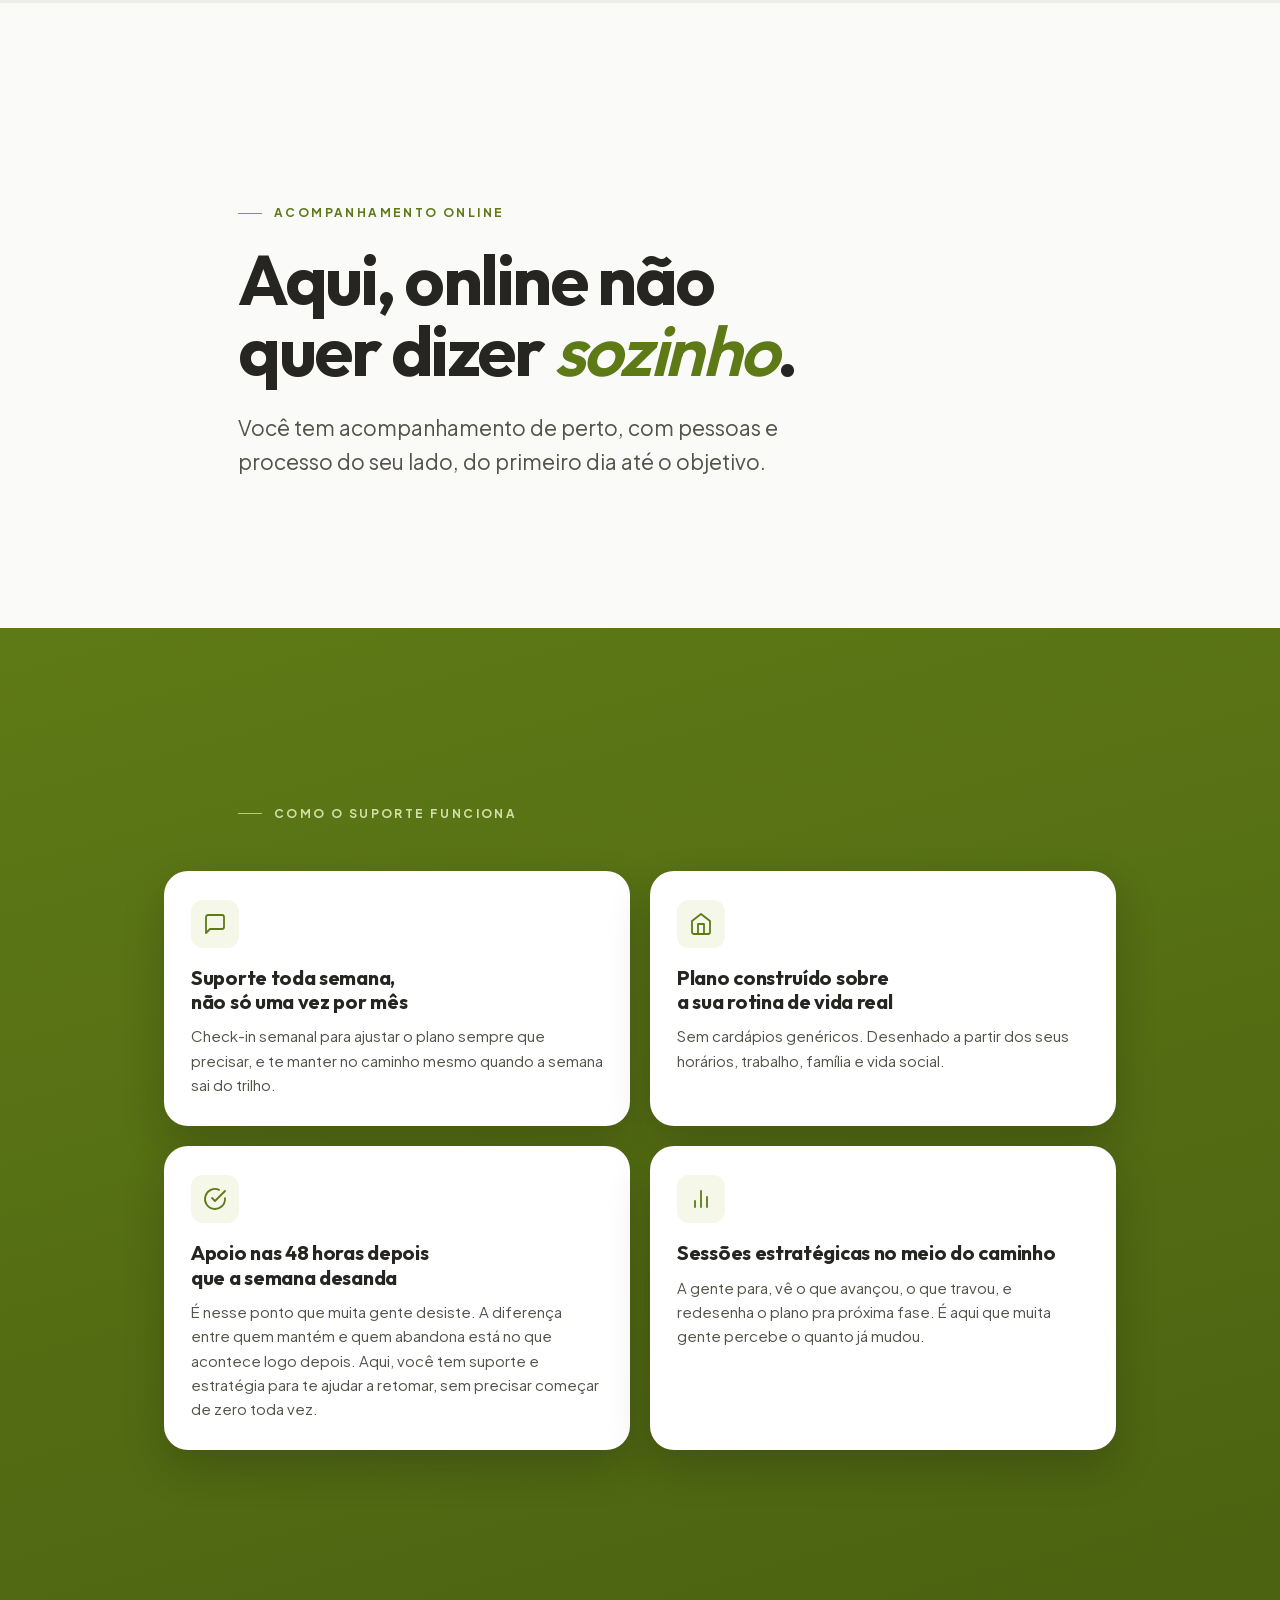
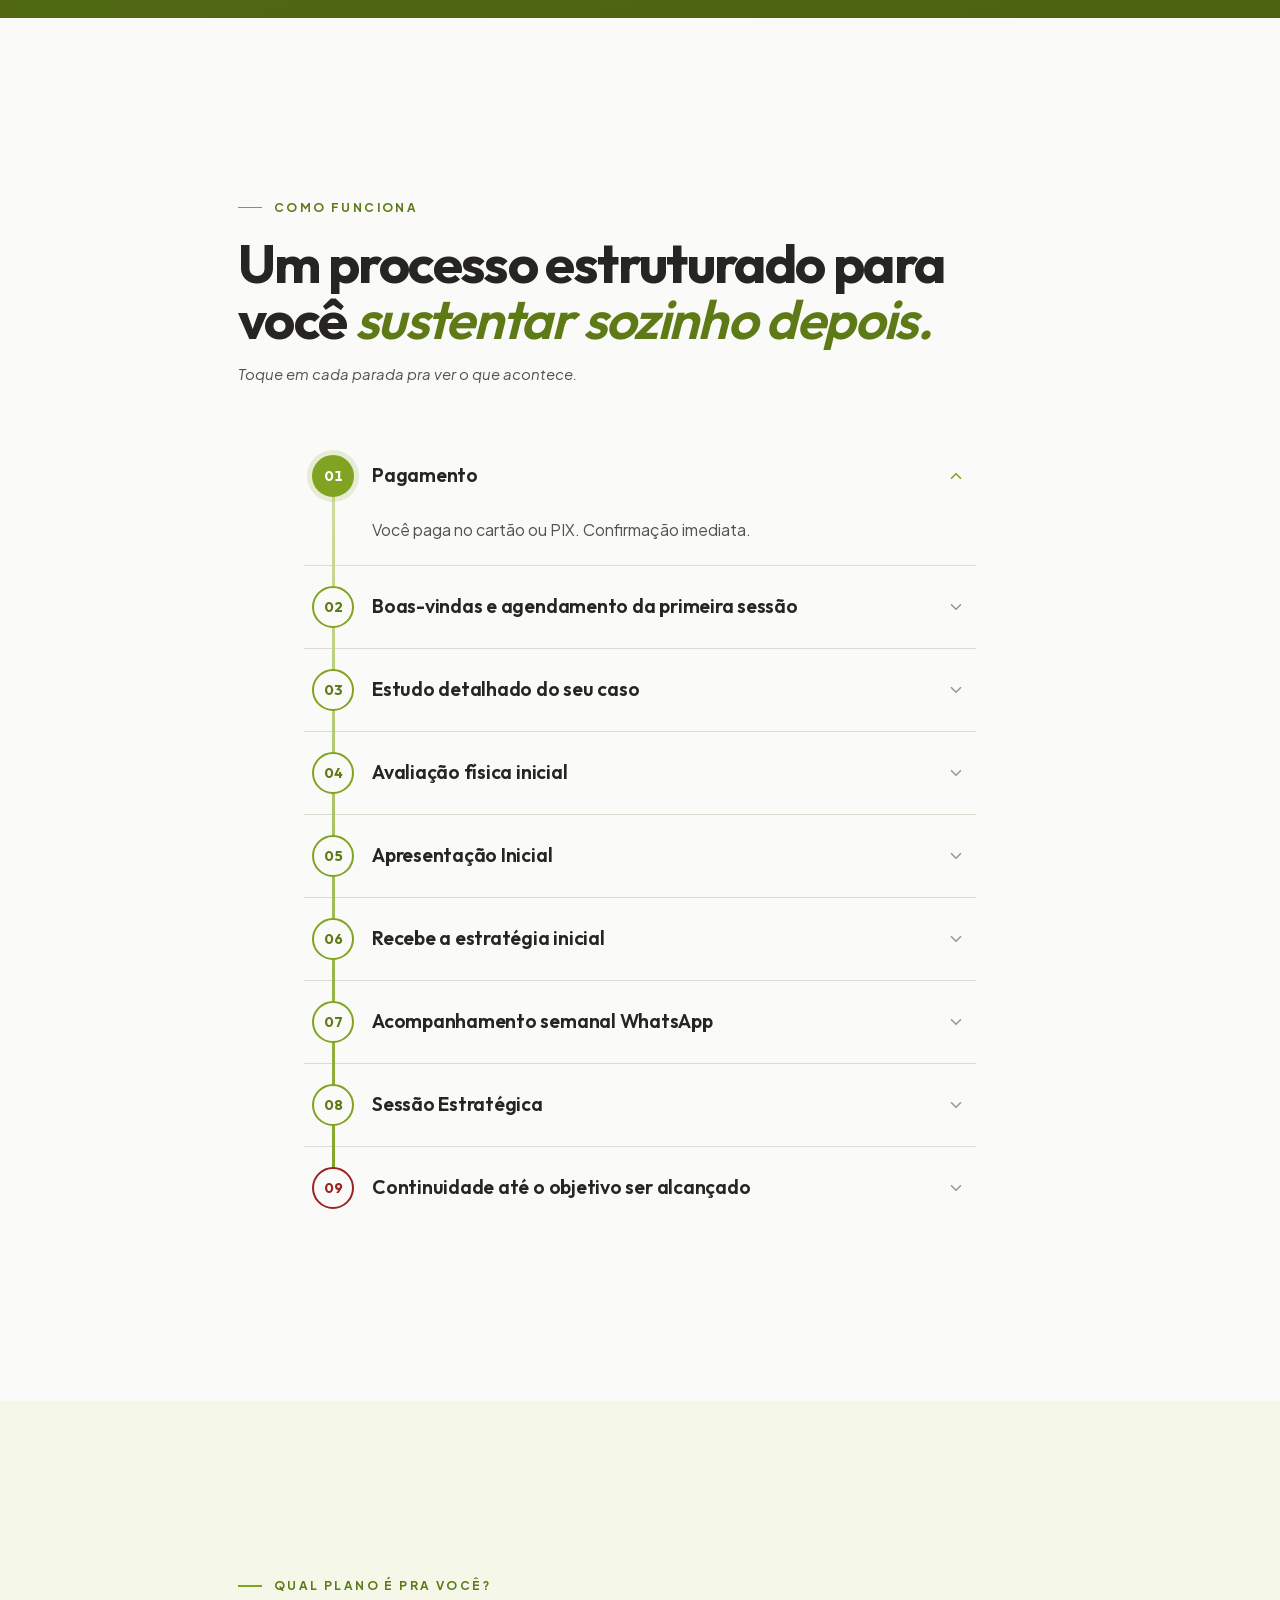
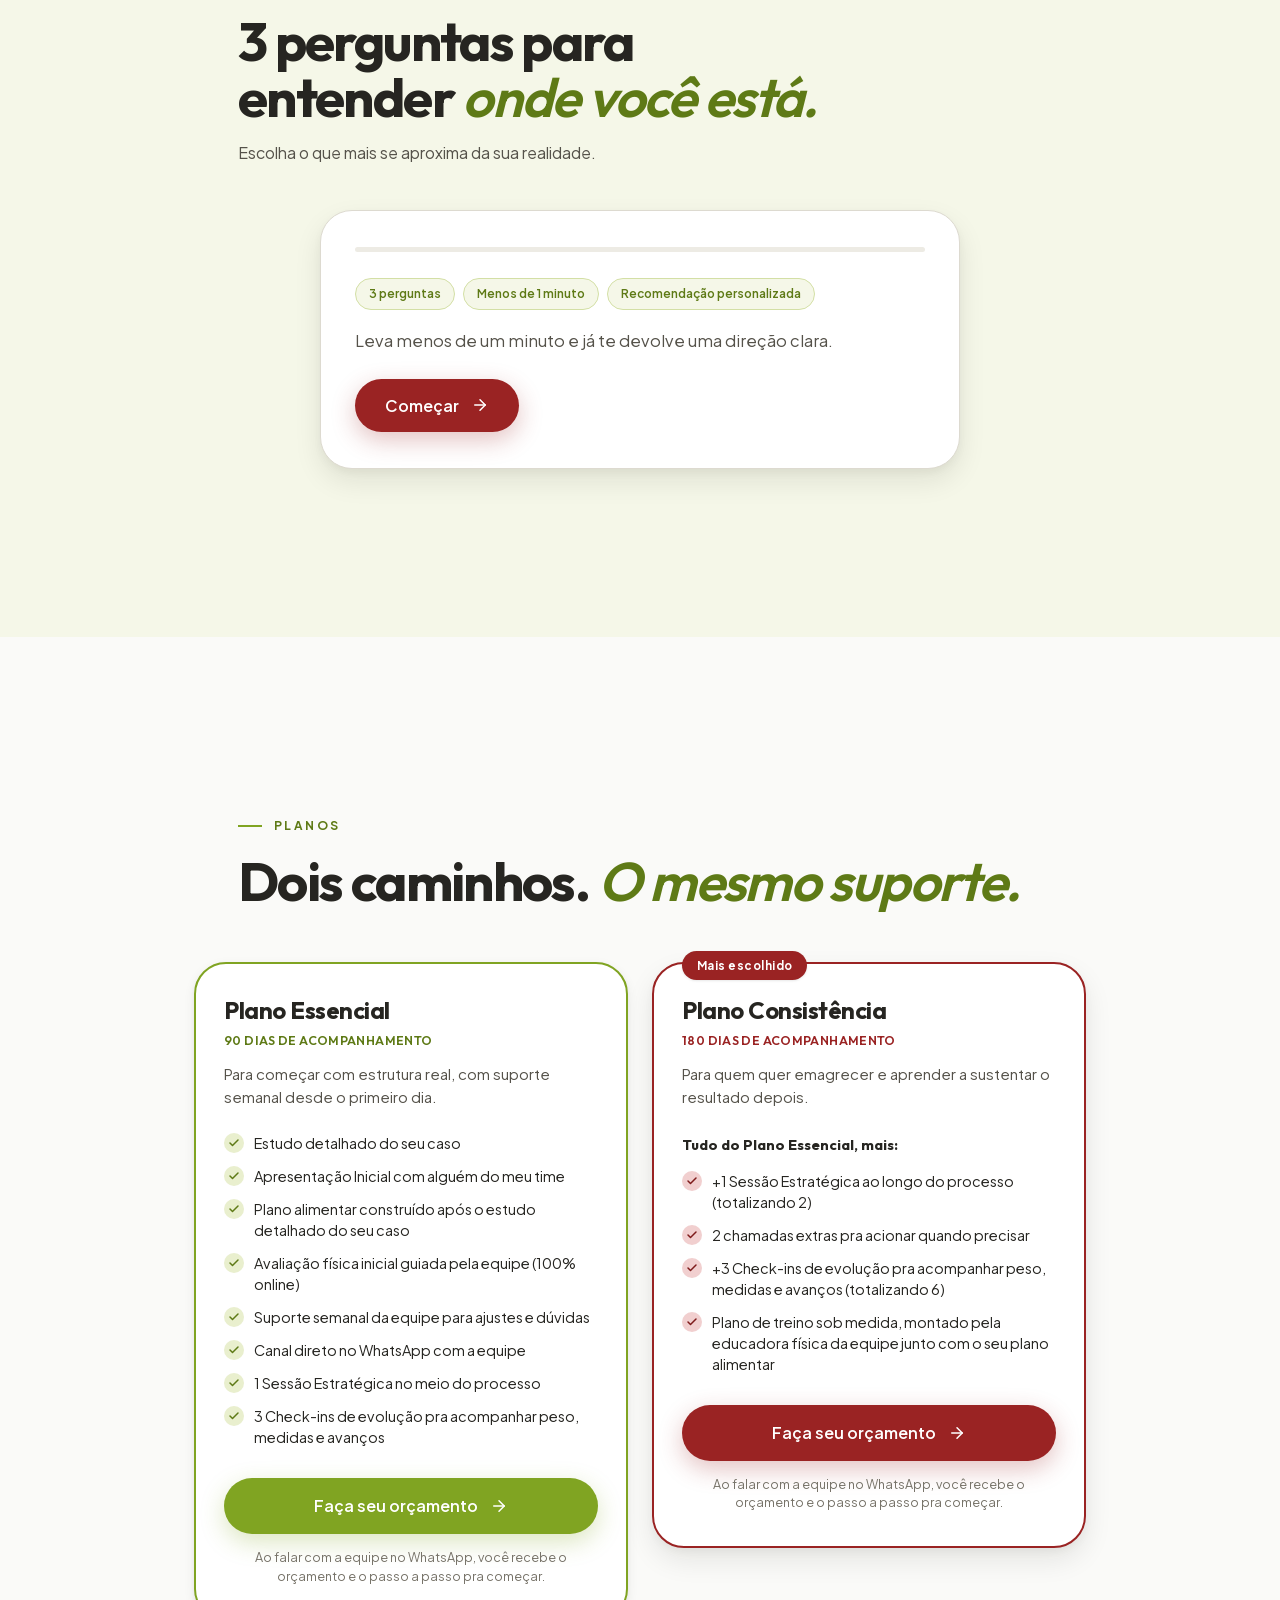
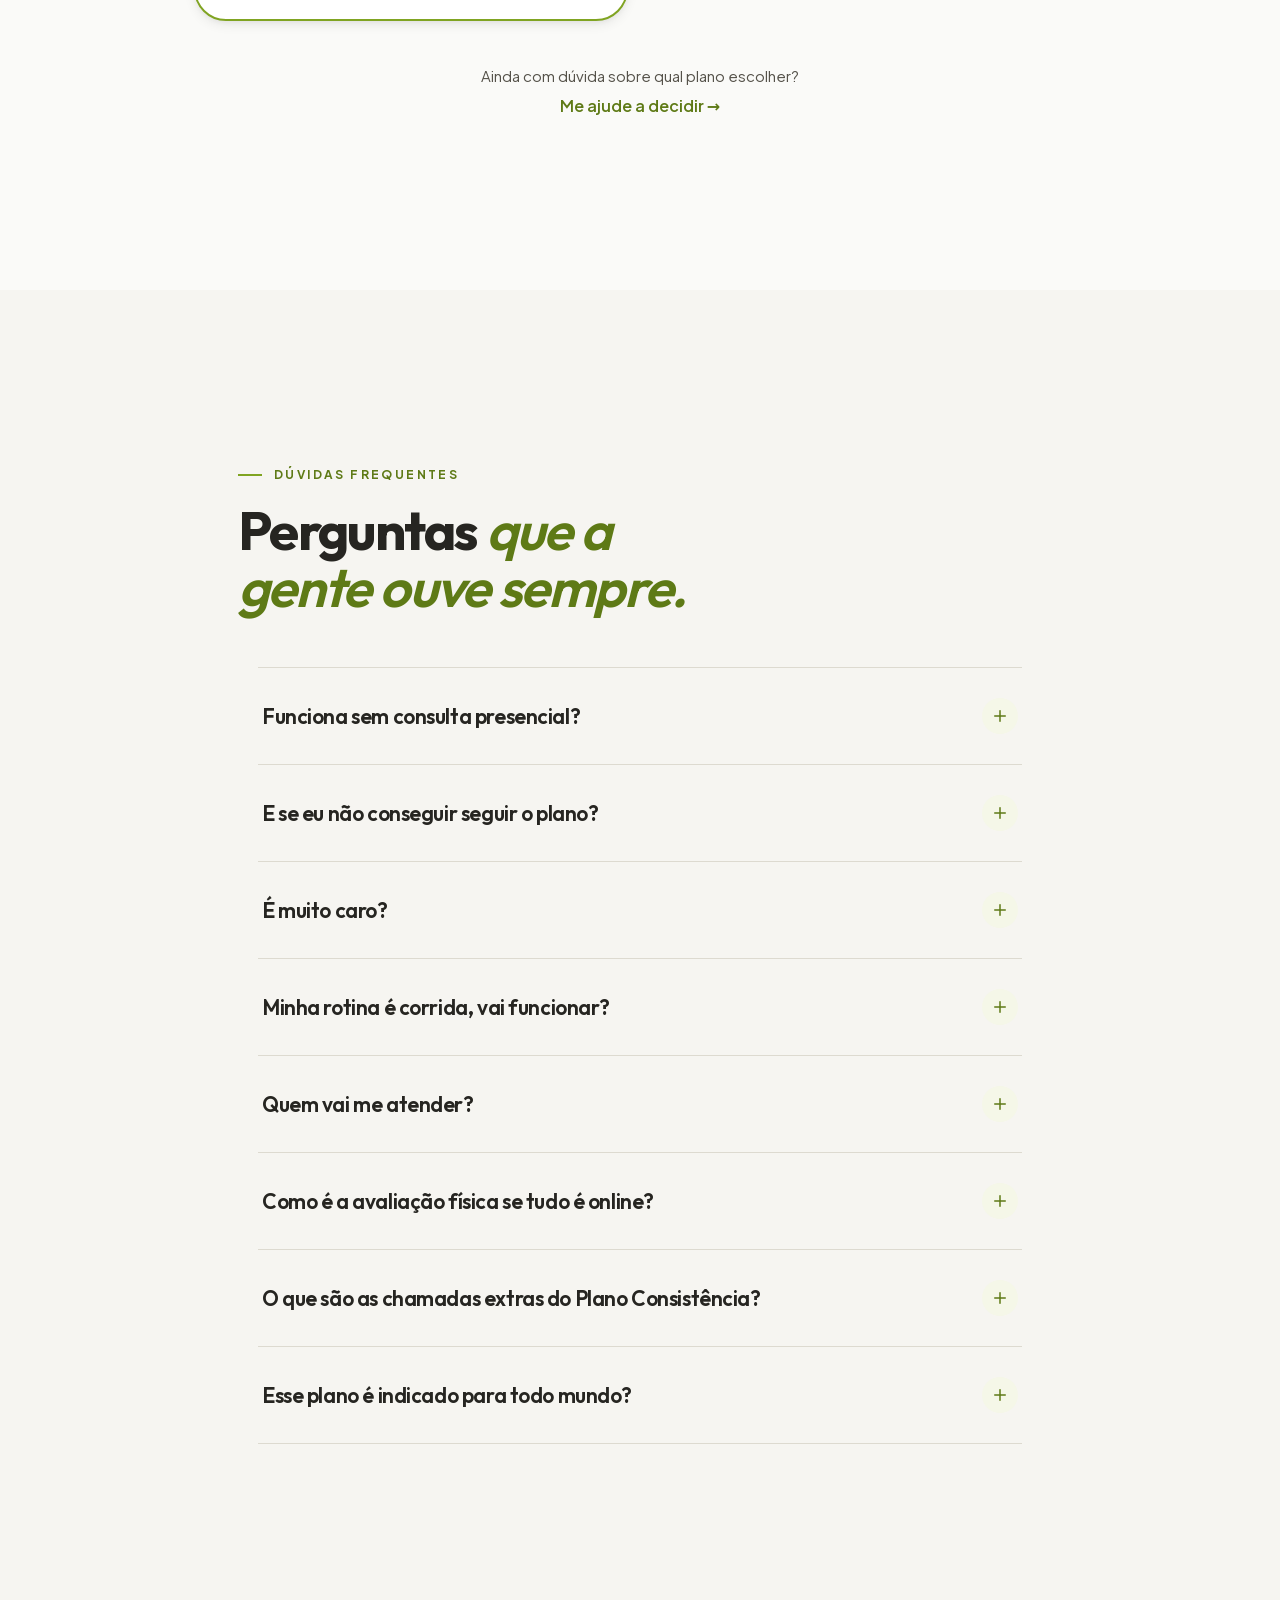
<file: index.html>
<!DOCTYPE html>
<html lang="pt-BR">
<head>
<meta charset="UTF-8">
<meta name="viewport" content="width=device-width, initial-scale=1, viewport-fit=cover">
<meta name="robots" content="noindex, follow">
<title>Acompanhamento Online · Diogo Brito Nutricionista</title>
<meta name="description" content="Um jeito online e eficiente, diferente do que você já viu.">
<meta name="theme-color" content="#80A422">

<link rel="stylesheet" href="design-system/colors_and_type.css">
<link rel="stylesheet" href="styles.css?v=14">
</head>
<body>

<!-- ════════════════════ C · BARRA DE PROGRESSO DE LEITURA ════════════════════ -->
<div class="story-progress" aria-hidden="true"><div class="story-progress-bar" id="story-progress-bar"></div></div>

<!-- ════════════════════ 00 · TOPBAR — header sticky com foto + dots de capítulo ════════════════════ -->
<header class="topbar" id="topbar" role="banner">
  <div class="topbar-inner">
    <span class="topbar-photo">
      <img src="foto-perfil.png" alt="" width="44" height="44" loading="eager" decoding="async" />
    </span>
    <span class="topbar-text">
      <strong class="topbar-name">Diogo Brito</strong>
      <span class="topbar-role">Nutricionista</span>
    </span>
    <nav class="chapter-rail" aria-label="Capítulos da página">
      <a href="#abertura" data-target="abertura" aria-label="Abertura"><span class="chapter-dot"></span></a>
      <a href="#suporte"  data-target="suporte"  aria-label="Suporte"><span class="chapter-dot"></span></a>
      <a href="#jornada"  data-target="jornada"  aria-label="Jornada"><span class="chapter-dot"></span></a>
      <a href="#quiz"     data-target="quiz"     aria-label="Quiz"><span class="chapter-dot"></span></a>
      <a href="#planos"   data-target="planos"   aria-label="Planos"><span class="chapter-dot"></span></a>
      <a href="#faq"      data-target="faq"      aria-label="Dúvidas"><span class="chapter-dot"></span></a>
    </nav>
  </div>
</header>

<main>

  <!-- ════════════════════ 01 · ABERTURA ════════════════════ -->
  <section class="abertura" id="abertura" aria-label="Abertura">
    <div class="section-head reveal">
      <span class="eyebrow eyebrow-line">acompanhamento online</span>
      <h2>Aqui, online não quer dizer <em>sozinho</em>.</h2>
      <p class="abertura-lede">Você tem acompanhamento de perto, com pessoas e processo do seu lado, do primeiro dia até o objetivo.</p>
    </div>
  </section>

  <!-- ════════════════════ 02 · CARDS DE SUPORTE ════════════════════ -->
  <section class="support" id="suporte" aria-label="Como o suporte funciona">
    <div class="section-head reveal">
      <span class="eyebrow eyebrow-line">como o suporte funciona</span>
    </div>

    <div class="support-grid reveal-stagger">
      <article class="support-card reveal-fast">
        <span class="support-icon" aria-hidden="true">
          <svg viewBox="0 0 24 24" fill="none" stroke="currentColor" stroke-width="1.8" stroke-linecap="round" stroke-linejoin="round"><path d="M21 15a2 2 0 0 1-2 2H7l-4 4V5a2 2 0 0 1 2-2h14a2 2 0 0 1 2 2z"/></svg>
        </span>
        <h3>Suporte toda semana, não só uma vez por mês</h3>
        <p>Check-in semanal para ajustar o plano sempre que precisar, e te manter no caminho mesmo quando a semana sai do trilho.</p>
      </article>

      <article class="support-card reveal-fast">
        <span class="support-icon" aria-hidden="true">
          <svg viewBox="0 0 24 24" fill="none" stroke="currentColor" stroke-width="1.8" stroke-linecap="round" stroke-linejoin="round"><path d="M3 9l9-7 9 7v11a2 2 0 0 1-2 2H5a2 2 0 0 1-2-2z"/><polyline points="9 22 9 12 15 12 15 22"/></svg>
        </span>
        <h3>Plano construído sobre a sua rotina de vida real</h3>
        <p>Sem cardápios genéricos. Desenhado a partir dos seus horários, trabalho, família e vida social.</p>
      </article>

      <article class="support-card reveal-fast">
        <span class="support-icon" aria-hidden="true">
          <svg viewBox="0 0 24 24" fill="none" stroke="currentColor" stroke-width="1.8" stroke-linecap="round" stroke-linejoin="round"><path d="M22 11.08V12a10 10 0 1 1-5.93-9.14"/><polyline points="22 4 12 14.01 9 11.01"/></svg>
        </span>
        <h3>Apoio nas 48 horas depois que a semana desanda</h3>
        <p>É nesse ponto que muita gente desiste. A diferença entre quem mantém e quem abandona está no que acontece logo depois. Aqui, você tem suporte e estratégia para te ajudar a retomar, sem precisar começar de zero toda vez.</p>
      </article>

      <article class="support-card reveal-fast">
        <span class="support-icon" aria-hidden="true">
          <svg viewBox="0 0 24 24" fill="none" stroke="currentColor" stroke-width="1.8" stroke-linecap="round" stroke-linejoin="round"><line x1="18" y1="20" x2="18" y2="10"/><line x1="12" y1="20" x2="12" y2="4"/><line x1="6" y1="20" x2="6" y2="14"/></svg>
        </span>
        <h3>Sessões estratégicas no meio do caminho</h3>
        <p>A gente para, vê o que avançou, o que travou, e redesenha o plano pra próxima fase. É aqui que muita gente percebe o quanto já mudou.</p>
      </article>
    </div>
  </section>

  <!-- ════════════════════ 03 · MAPA DA JORNADA (9 paradas) ════════════════════ -->
  <section class="journey" id="jornada" aria-label="A jornada do acompanhamento">
    <div class="section-head reveal">
      <span class="eyebrow eyebrow-line">como funciona</span>
      <h2>Um processo estruturado para você <em>sustentar sozinho depois.</em></h2>
      <p class="journey-hint">Toque em cada parada pra ver o que acontece.</p>
    </div>

    <div class="journey-wrap reveal" id="journey-wrap">
      <div class="jstep" data-jstep>
        <h3 class="jstep-heading">
          <button type="button" class="jstep-trigger" aria-expanded="false" aria-controls="jp-1" id="jt-1">
            <span class="jstep-num" aria-hidden="true">01</span>
            <span class="jstep-title">Pagamento</span>
            <span class="jstep-icon" aria-hidden="true"><svg viewBox="0 0 24 24" fill="none" stroke="currentColor" stroke-width="2.2" stroke-linecap="round" stroke-linejoin="round"><polyline points="6 9 12 15 18 9"/></svg></span>
          </button>
        </h3>
        <div class="jstep-panel" id="jp-1" role="region" aria-labelledby="jt-1">
          <div class="jstep-panel-inner"><p>Você paga no cartão ou PIX. Confirmação imediata.</p></div>
        </div>
      </div>

      <div class="jstep" data-jstep>
        <h3 class="jstep-heading">
          <button type="button" class="jstep-trigger" aria-expanded="false" aria-controls="jp-2" id="jt-2">
            <span class="jstep-num" aria-hidden="true">02</span>
            <span class="jstep-title">Boas-vindas e agendamento da primeira sessão</span>
            <span class="jstep-icon" aria-hidden="true"><svg viewBox="0 0 24 24" fill="none" stroke="currentColor" stroke-width="2.2" stroke-linecap="round" stroke-linejoin="round"><polyline points="6 9 12 15 18 9"/></svg></span>
          </button>
        </h3>
        <div class="jstep-panel" id="jp-2" role="region" aria-labelledby="jt-2">
          <div class="jstep-panel-inner"><p>A equipe te chama no WhatsApp em até 24h úteis pra dar entrada.</p></div>
        </div>
      </div>

      <div class="jstep" data-jstep>
        <h3 class="jstep-heading">
          <button type="button" class="jstep-trigger" aria-expanded="false" aria-controls="jp-3" id="jt-3">
            <span class="jstep-num" aria-hidden="true">03</span>
            <span class="jstep-title">Estudo detalhado do seu caso</span>
            <span class="jstep-icon" aria-hidden="true"><svg viewBox="0 0 24 24" fill="none" stroke="currentColor" stroke-width="2.2" stroke-linecap="round" stroke-linejoin="round"><polyline points="6 9 12 15 18 9"/></svg></span>
          </button>
        </h3>
        <div class="jstep-panel" id="jp-3" role="region" aria-labelledby="jt-3">
          <div class="jstep-panel-inner"><p>Você responde uma anamnese completa. É aqui que eu entendo sua história, estudo sua rotina, relação com a comida.</p></div>
        </div>
      </div>

      <div class="jstep" data-jstep>
        <h3 class="jstep-heading">
          <button type="button" class="jstep-trigger" aria-expanded="false" aria-controls="jp-4" id="jt-4">
            <span class="jstep-num" aria-hidden="true">04</span>
            <span class="jstep-title">Avaliação física inicial</span>
            <span class="jstep-icon" aria-hidden="true"><svg viewBox="0 0 24 24" fill="none" stroke="currentColor" stroke-width="2.2" stroke-linecap="round" stroke-linejoin="round"><polyline points="6 9 12 15 18 9"/></svg></span>
          </button>
        </h3>
        <div class="jstep-panel" id="jp-4" role="region" aria-labelledby="jt-4">
          <div class="jstep-panel-inner"><p>Você recebe orientações pra fazer as medidas e fotos da sua casa. Vamos analisar e montar seu mapa corporal.</p></div>
        </div>
      </div>

      <div class="jstep" data-jstep>
        <h3 class="jstep-heading">
          <button type="button" class="jstep-trigger" aria-expanded="false" aria-controls="jp-5" id="jt-5">
            <span class="jstep-num" aria-hidden="true">05</span>
            <span class="jstep-title">Apresentação Inicial</span>
            <span class="jstep-icon" aria-hidden="true"><svg viewBox="0 0 24 24" fill="none" stroke="currentColor" stroke-width="2.2" stroke-linecap="round" stroke-linejoin="round"><polyline points="6 9 12 15 18 9"/></svg></span>
          </button>
        </h3>
        <div class="jstep-panel" id="jp-5" role="region" aria-labelledby="jt-5">
          <div class="jstep-panel-inner"><p>Videochamada com meu assistente "Léo" pra alinhar objetivos, tirar dúvidas e explicar como o processo vai acontecer.</p></div>
        </div>
      </div>

      <div class="jstep" data-jstep>
        <h3 class="jstep-heading">
          <button type="button" class="jstep-trigger" aria-expanded="false" aria-controls="jp-6" id="jt-6">
            <span class="jstep-num" aria-hidden="true">06</span>
            <span class="jstep-title">Recebe a estratégia inicial</span>
            <span class="jstep-icon" aria-hidden="true"><svg viewBox="0 0 24 24" fill="none" stroke="currentColor" stroke-width="2.2" stroke-linecap="round" stroke-linejoin="round"><polyline points="6 9 12 15 18 9"/></svg></span>
          </button>
        </h3>
        <div class="jstep-panel" id="jp-6" role="region" aria-labelledby="jt-6">
          <div class="jstep-panel-inner"><p>Plano alimentar que elaborei com o estudo do seu caso e da sua vida. Construído e assinado por mim.</p></div>
        </div>
      </div>

      <div class="jstep" data-jstep>
        <h3 class="jstep-heading">
          <button type="button" class="jstep-trigger" aria-expanded="false" aria-controls="jp-7" id="jt-7">
            <span class="jstep-num" aria-hidden="true">07</span>
            <span class="jstep-title">Acompanhamento semanal WhatsApp</span>
            <span class="jstep-icon" aria-hidden="true"><svg viewBox="0 0 24 24" fill="none" stroke="currentColor" stroke-width="2.2" stroke-linecap="round" stroke-linejoin="round"><polyline points="6 9 12 15 18 9"/></svg></span>
          </button>
        </h3>
        <div class="jstep-panel" id="jp-7" role="region" aria-labelledby="jt-7">
          <div class="jstep-panel-inner"><p>Toda semana precisamos ter o seu feedback (importante). É aqui que a gente refina a estratégia sempre que preciso.</p></div>
        </div>
      </div>

      <div class="jstep" data-jstep>
        <h3 class="jstep-heading">
          <button type="button" class="jstep-trigger" aria-expanded="false" aria-controls="jp-8" id="jt-8">
            <span class="jstep-num" aria-hidden="true">08</span>
            <span class="jstep-title">Sessão Estratégica</span>
            <span class="jstep-icon" aria-hidden="true"><svg viewBox="0 0 24 24" fill="none" stroke="currentColor" stroke-width="2.2" stroke-linecap="round" stroke-linejoin="round"><polyline points="6 9 12 15 18 9"/></svg></span>
          </button>
        </h3>
        <div class="jstep-panel" id="jp-8" role="region" aria-labelledby="jt-8">
          <div class="jstep-panel-inner"><p>Uma videochamada onde a gente para, vê o que avançou, o que travou, e ajusta a rota pra próxima fase.</p></div>
        </div>
      </div>

      <div class="jstep jstep-final" data-jstep>
        <h3 class="jstep-heading">
          <button type="button" class="jstep-trigger" aria-expanded="false" aria-controls="jp-9" id="jt-9">
            <span class="jstep-num" aria-hidden="true">09</span>
            <span class="jstep-title">Continuidade até o objetivo ser alcançado</span>
            <span class="jstep-icon" aria-hidden="true"><svg viewBox="0 0 24 24" fill="none" stroke="currentColor" stroke-width="2.2" stroke-linecap="round" stroke-linejoin="round"><polyline points="6 9 12 15 18 9"/></svg></span>
          </button>
        </h3>
        <div class="jstep-panel" id="jp-9" role="region" aria-labelledby="jt-9">
          <div class="jstep-panel-inner"><p>Acompanhamento semanal, ajustes finos no plano, e os check-ins que mostram o quanto você avançou. Até chegar à fase de consolidar o que funcionou.</p></div>
        </div>
      </div>
    </div>
  </section>

  <!-- ════════════════════ 04 · QUIZ ════════════════════ -->
  <section class="quiz-section" id="quiz" aria-label="Quiz: qual plano é pra você">
    <div class="section-head reveal">
      <span class="eyebrow eyebrow-line">qual plano é pra você?</span>
      <h2>3 perguntas para entender <em>onde você está.</em></h2>
      <p class="quiz-subhead">Escolha o que mais se aproxima da sua realidade.</p>
    </div>

    <div class="quiz-card reveal">
      <div class="quiz-progress" aria-hidden="true"><div class="quiz-progress-bar" id="quiz-progress-bar"></div></div>

      <!-- Intro -->
      <div class="quiz-screen active" id="quiz-screen-intro">
        <ul class="quiz-badges">
          <li>3 perguntas</li>
          <li>Menos de 1 minuto</li>
          <li>Recomendação personalizada</li>
        </ul>
        <p class="quiz-intro-text">Leva menos de um minuto e já te devolve uma direção clara.</p>
        <button type="button" class="btn-primary quiz-cta" onclick="quizGoToQuestion(1)">
          Começar
          <svg width="18" height="18" viewBox="0 0 24 24" fill="none" stroke="currentColor" stroke-width="2" stroke-linecap="round" stroke-linejoin="round" aria-hidden="true"><line x1="5" y1="12" x2="19" y2="12"/><polyline points="12 5 19 12 12 19"/></svg>
        </button>
      </div>

      <!-- Q1 -->
      <div class="quiz-screen" id="quiz-screen-q1">
        <span class="quiz-step-label">Pergunta 1 de 3</span>
        <h3 class="quiz-question">Qual é o seu maior desafio com a alimentação?</h3>
        <p class="quiz-question-sub">Escolha o que mais se aproxima da sua realidade.</p>
        <div class="quiz-options">
          <div class="quiz-option" data-q="1" data-val="0" onclick="quizSelectOption(this)" tabindex="0" role="button">
            <div class="quiz-option-radio" aria-hidden="true"></div>
            <div class="quiz-option-text">
              <div class="quiz-option-label">Começo bem, mas não consigo manter</div>
              <div class="quiz-option-desc">A motivação some depois de algumas semanas e tudo volta ao normal.</div>
            </div>
          </div>
          <div class="quiz-option" data-q="1" data-val="1" onclick="quizSelectOption(this)" tabindex="0" role="button">
            <div class="quiz-option-radio" aria-hidden="true"></div>
            <div class="quiz-option-text">
              <div class="quiz-option-label">Fico perdido quando escorrego e não sei como voltar</div>
              <div class="quiz-option-desc">Um deslize vira justificativa para abandonar tudo.</div>
            </div>
          </div>
          <div class="quiz-option" data-q="1" data-val="1" onclick="quizSelectOption(this)" tabindex="0" role="button">
            <div class="quiz-option-radio" aria-hidden="true"></div>
            <div class="quiz-option-text">
              <div class="quiz-option-label">Já sei o que fazer, mas não consigo fazer sozinho</div>
              <div class="quiz-option-desc">Falta alguém para me manter responsável e me ajustar no caminho.</div>
            </div>
          </div>
          <div class="quiz-option" data-q="1" data-val="2" onclick="quizSelectOption(this)" tabindex="0" role="button">
            <div class="quiz-option-radio" aria-hidden="true"></div>
            <div class="quiz-option-text">
              <div class="quiz-option-label">Tentei muitas vezes e sempre volto à estaca zero</div>
              <div class="quiz-option-desc">Já perdi as contas de quantas vezes comecei. O problema é ciclar.</div>
            </div>
          </div>
        </div>
        <div class="quiz-nav">
          <button type="button" class="btn-primary quiz-next" id="quiz-next-q1" onclick="quizGoToQuestion(2)" disabled>
            Próxima
            <svg width="18" height="18" viewBox="0 0 24 24" fill="none" stroke="currentColor" stroke-width="2" stroke-linecap="round" stroke-linejoin="round" aria-hidden="true"><line x1="5" y1="12" x2="19" y2="12"/><polyline points="12 5 19 12 12 19"/></svg>
          </button>
        </div>
      </div>

      <!-- Q2 -->
      <div class="quiz-screen" id="quiz-screen-q2">
        <span class="quiz-step-label">Pergunta 2 de 3</span>
        <h3 class="quiz-question">Qual é a sua rotina hoje?</h3>
        <p class="quiz-question-sub">Responda pensando na sua rotina de hoje em dia, não na ideal.</p>
        <div class="quiz-options">
          <div class="quiz-option" data-q="2" data-val="0" onclick="quizSelectOption(this)" tabindex="0" role="button">
            <div class="quiz-option-radio" aria-hidden="true"></div>
            <div class="quiz-option-text">
              <div class="quiz-option-label">Relativamente estável, tenho horários definidos</div>
              <div class="quiz-option-desc">Minha rotina tem uma estrutura. Consigo planejar refeições com antecedência.</div>
            </div>
          </div>
          <div class="quiz-option" data-q="2" data-val="1" onclick="quizSelectOption(this)" tabindex="0" role="button">
            <div class="quiz-option-radio" aria-hidden="true"></div>
            <div class="quiz-option-text">
              <div class="quiz-option-label">Corrida, mas previsível na maioria das semanas</div>
              <div class="quiz-option-desc">Tenho dias intensos, mas a estrutura básica se repete.</div>
            </div>
          </div>
          <div class="quiz-option" data-q="2" data-val="2" onclick="quizSelectOption(this)" tabindex="0" role="button">
            <div class="quiz-option-radio" aria-hidden="true"></div>
            <div class="quiz-option-text">
              <div class="quiz-option-label">Muito imprevisível, com viagens, horários variados, eventos</div>
              <div class="quiz-option-desc">Raramente tenho duas semanas iguais. Adaptar é a regra, não exceção.</div>
            </div>
          </div>
        </div>
        <div class="quiz-nav">
          <button type="button" class="quiz-back" onclick="quizGoToQuestion(1)">← Voltar</button>
          <button type="button" class="btn-primary quiz-next" id="quiz-next-q2" onclick="quizGoToQuestion(3)" disabled>
            Próxima
            <svg width="18" height="18" viewBox="0 0 24 24" fill="none" stroke="currentColor" stroke-width="2" stroke-linecap="round" stroke-linejoin="round" aria-hidden="true"><line x1="5" y1="12" x2="19" y2="12"/><polyline points="12 5 19 12 12 19"/></svg>
          </button>
        </div>
      </div>

      <!-- Q3 -->
      <div class="quiz-screen" id="quiz-screen-q3">
        <span class="quiz-step-label">Pergunta 3 de 3</span>
        <h3 class="quiz-question">O que você mais quer ao final do processo?</h3>
        <p class="quiz-question-sub">Não existe resposta certa. É sobre o que faz sentido pra você agora.</p>
        <div class="quiz-options">
          <div class="quiz-option" data-q="3" data-val="0" onclick="quizSelectOption(this)" tabindex="0" role="button">
            <div class="quiz-option-radio" aria-hidden="true"></div>
            <div class="quiz-option-text">
              <div class="quiz-option-label">Dar o primeiro passo de forma estruturada</div>
              <div class="quiz-option-desc">Quero começar com apoio real e ver se funciona pra mim antes de comprometer mais tempo.</div>
            </div>
          </div>
          <div class="quiz-option" data-q="3" data-val="1" onclick="quizSelectOption(this)" tabindex="0" role="button">
            <div class="quiz-option-radio" aria-hidden="true"></div>
            <div class="quiz-option-text">
              <div class="quiz-option-label">Emagrecer e manter, de vez</div>
              <div class="quiz-option-desc">Quero resultado que dure. Já tentei emagrecer várias vezes e não quero repetir o ciclo.</div>
            </div>
          </div>
          <div class="quiz-option" data-q="3" data-val="2" onclick="quizSelectOption(this)" tabindex="0" role="button">
            <div class="quiz-option-radio" aria-hidden="true"></div>
            <div class="quiz-option-text">
              <div class="quiz-option-label">Mudar minha relação com a comida de vez</div>
              <div class="quiz-option-desc">Mais do que o peso, quero parar de me sentir em guerra com o que como.</div>
            </div>
          </div>
        </div>
        <div class="quiz-nav">
          <button type="button" class="quiz-back" onclick="quizGoToQuestion(2)">← Voltar</button>
          <button type="button" class="btn-primary quiz-next" id="quiz-next-q3" onclick="quizShowResult()" disabled>
            Ver minha recomendação
            <svg width="18" height="18" viewBox="0 0 24 24" fill="none" stroke="currentColor" stroke-width="2" stroke-linecap="round" stroke-linejoin="round" aria-hidden="true"><line x1="5" y1="12" x2="19" y2="12"/><polyline points="12 5 19 12 12 19"/></svg>
          </button>
        </div>
      </div>

      <!-- Result -->
      <div class="quiz-screen" id="quiz-screen-result">
        <span class="eyebrow quiz-result-eyebrow">sua recomendação</span>
        <div class="quiz-result-label" id="quiz-result-label"></div>
        <h3 class="quiz-result-title" id="quiz-result-title"></h3>
        <p class="quiz-result-why" id="quiz-result-why"></p>
        <div class="quiz-result-actions">
          <a class="btn-primary" id="quiz-result-cta-primary" href="#plan-essencial">
            <span id="quiz-result-cta-primary-text">Ver os detalhes do plano</span>
            <svg width="18" height="18" viewBox="0 0 24 24" fill="none" stroke="currentColor" stroke-width="2" stroke-linecap="round" stroke-linejoin="round" aria-hidden="true"><line x1="5" y1="12" x2="19" y2="12"/><polyline points="12 5 19 12 12 19"/></svg>
          </a>
          <button type="button" class="quiz-restart" onclick="quizRestart()">← Refazer as perguntas</button>
        </div>
      </div>
    </div>
  </section>

  <!-- ════════════════════ 05 · PLANOS ════════════════════ -->
  <section class="plans-section" id="planos" aria-label="Planos">
    <div class="section-head reveal">
      <span class="eyebrow eyebrow-line">planos</span>
      <h2>Dois caminhos. <em>O mesmo suporte.</em></h2>
    </div>

    <div class="plans-grid">
      <!-- Essencial -->
      <article class="plan plan--essencial reveal" id="plan-essencial">
        <header class="plan-head">
          <h3 class="plan-name">Plano Essencial</h3>
          <p class="plan-duration">90 dias de acompanhamento</p>
          <p class="plan-desc">Para começar com estrutura real, com suporte semanal desde o primeiro dia.</p>
        </header>
        <ul class="plan-features">
          <li>Estudo detalhado do seu caso</li>
          <li>Apresentação Inicial com alguém do meu time</li>
          <li>Plano alimentar construído após o estudo detalhado do seu caso</li>
          <li>Avaliação física inicial guiada pela equipe (100% online)</li>
          <li>Suporte semanal da equipe para ajustes e dúvidas</li>
          <li>Canal direto no WhatsApp com a equipe</li>
          <li>1 Sessão Estratégica no meio do processo</li>
          <li>3 Check-ins de evolução pra acompanhar peso, medidas e avanços</li>
        </ul>
        <a class="btn-primary plan-cta" href="https://wa.me/5564981786708?text=Ol%C3%A1%21%20Quero%20saber%20mais%20do%20Plano%20Essencial%20%2890%20dias%29%20online." target="_blank" rel="noopener">
          Faça seu orçamento
          <svg width="18" height="18" viewBox="0 0 24 24" fill="none" stroke="currentColor" stroke-width="2" stroke-linecap="round" stroke-linejoin="round" aria-hidden="true"><line x1="5" y1="12" x2="19" y2="12"/><polyline points="12 5 19 12 12 19"/></svg>
        </a>
        <p class="plan-note">Ao falar com a equipe no WhatsApp, você recebe o orçamento e o passo a passo pra começar.</p>
      </article>

      <!-- Consistência -->
      <article class="plan plan-featured plan--consistencia reveal" id="plan-consistencia">
        <span class="plan-badge">Mais escolhido</span>
        <header class="plan-head">
          <h3 class="plan-name">Plano Consistência</h3>
          <p class="plan-duration">180 dias de acompanhamento</p>
          <p class="plan-desc">Para quem quer emagrecer e aprender a sustentar o resultado depois.</p>
        </header>
        <p class="plan-features-lead">Tudo do Plano Essencial, mais:</p>
        <ul class="plan-features">
          <li>+1 Sessão Estratégica ao longo do processo (totalizando 2)</li>
          <li>2 chamadas extras pra acionar quando precisar</li>
          <li>+3 Check-ins de evolução pra acompanhar peso, medidas e avanços (totalizando 6)</li>
          <li>Plano de treino sob medida, montado pela educadora física da equipe junto com o seu plano alimentar</li>
        </ul>
        <a class="btn-primary plan-cta" href="https://wa.me/5564981786708?text=Ol%C3%A1%21%20Quero%20saber%20mais%20do%20Plano%20Consist%C3%AAncia%20%28180%20dias%29%20online." target="_blank" rel="noopener">
          Faça seu orçamento
          <svg width="18" height="18" viewBox="0 0 24 24" fill="none" stroke="currentColor" stroke-width="2" stroke-linecap="round" stroke-linejoin="round" aria-hidden="true"><line x1="5" y1="12" x2="19" y2="12"/><polyline points="12 5 19 12 12 19"/></svg>
        </a>
        <p class="plan-note">Ao falar com a equipe no WhatsApp, você recebe o orçamento e o passo a passo pra começar.</p>
      </article>
    </div>

    <div class="plans-help reveal">
      <span>Ainda com dúvida sobre qual plano escolher?</span>
      <a href="#quiz">Me ajude a decidir →</a>
    </div>
  </section>

  <!-- ════════════════════ 06 · FAQ ════════════════════ -->
  <section class="faq-section" id="faq" aria-label="Dúvidas frequentes">
    <div class="section-head reveal">
      <span class="eyebrow eyebrow-line">dúvidas frequentes</span>
      <h2>Perguntas <em>que a gente ouve sempre.</em></h2>
    </div>
    <div class="faq-list reveal">
      <div class="faq-item">
        <button class="faq-q" aria-expanded="false">Funciona sem consulta presencial?<span class="faq-toggle"><svg viewBox="0 0 24 24" fill="none" stroke="currentColor" stroke-width="2" stroke-linecap="round" stroke-linejoin="round"><line x1="12" y1="5" x2="12" y2="19"></line><line x1="5" y1="12" x2="19" y2="12"></line></svg></span></button>
        <div class="faq-a"><div class="faq-a-inner">
          <p>Sim. O acompanhamento é 100% online, por videochamada e WhatsApp. O estudo detalhado do seu caso (anamnese), as medidas e as avaliações físicas são guiadas por mim e pela minha equipe, com check-ins de evolução estruturados ao longo do processo. O que diferencia o formato é a frequência: você tem contato semanal com a minha equipe, e comigo nos pontos estratégicos do processo. É muito mais contato do que ir a uma consulta e voltar 30 dias depois.</p>
        </div></div>
      </div>
      <div class="faq-item">
        <button class="faq-q" aria-expanded="false">E se eu não conseguir seguir o plano?<span class="faq-toggle"><svg viewBox="0 0 24 24" fill="none" stroke="currentColor" stroke-width="2" stroke-linecap="round" stroke-linejoin="round"><line x1="12" y1="5" x2="12" y2="19"></line><line x1="5" y1="12" x2="19" y2="12"></line></svg></span></button>
        <div class="faq-a"><div class="faq-a-inner">
          <p>O cardápio é construído a partir do que você já gosta, já costuma comer, consegue comprar e tem tempo de preparar. A ideia é que ele caiba na sua vida desde a primeira semana. Dito isso, a gente parte do princípio de que ninguém segue 100% perfeitamente, e isso não é o problema. O trabalho semanal é exatamente ajustar a rota, entender o que travou e construir um padrão que dure. Escorregar faz parte do processo. Ficar sozinho na escorregada sem saber o que fazer, não.</p>
        </div></div>
      </div>
      <div class="faq-item">
        <button class="faq-q" aria-expanded="false">É muito caro?<span class="faq-toggle"><svg viewBox="0 0 24 24" fill="none" stroke="currentColor" stroke-width="2" stroke-linecap="round" stroke-linejoin="round"><line x1="12" y1="5" x2="12" y2="19"></line><line x1="5" y1="12" x2="19" y2="12"></line></svg></span></button>
        <div class="faq-a"><div class="faq-a-inner">
          <p>O cálculo mais honesto não é o preço do mês. É quantos ciclos de dieta falhada você já pagou, contando tempo, energia e frustração. O objetivo aqui é encerrar esse ciclo. O valor exato a gente alinha junto, no orçamento.</p>
        </div></div>
      </div>
      <div class="faq-item">
        <button class="faq-q" aria-expanded="false">Minha rotina é corrida, vai funcionar?<span class="faq-toggle"><svg viewBox="0 0 24 24" fill="none" stroke="currentColor" stroke-width="2" stroke-linecap="round" stroke-linejoin="round"><line x1="12" y1="5" x2="12" y2="19"></line><line x1="5" y1="12" x2="19" y2="12"></line></svg></span></button>
        <div class="faq-a"><div class="faq-a-inner">
          <p>A maioria dos pacientes chega dizendo isso. Justamente por ser 100% online e com plano desenhado sobre o seu dia a dia, horários, reuniões, viagens e vida social, o formato se encaixa em quem tem menos tempo. Sem receitas que exigem 2 horas de cozinha nem regras impossíveis para a semana de trabalho.</p>
        </div></div>
      </div>
      <div class="faq-item">
        <button class="faq-q" aria-expanded="false">Quem vai me atender?<span class="faq-toggle"><svg viewBox="0 0 24 24" fill="none" stroke="currentColor" stroke-width="2" stroke-linecap="round" stroke-linejoin="round"><line x1="12" y1="5" x2="12" y2="19"></line><line x1="5" y1="12" x2="19" y2="12"></line></svg></span></button>
        <div class="faq-a"><div class="faq-a-inner">
          <p>O atendimento é feito pela minha equipe e eu, em momentos diferentes do processo. Eu estudo seu caso, crio e assino seu plano alimentar, defino a estratégia pra você seguir e falo com você pelo suporte do WhatsApp. A equipe está com você na Apresentação Inicial, nos check-ins semanais e nas videochamadas.</p>
          <p>No Plano Consistência, o plano de treino é desenhado pela Sabrina Mendes, educadora física (CREF: 011402-G/GO), que faz parte do meu time.</p>
        </div></div>
      </div>
      <div class="faq-item">
        <button class="faq-q" aria-expanded="false">Como é a avaliação física se tudo é online?<span class="faq-toggle"><svg viewBox="0 0 24 24" fill="none" stroke="currentColor" stroke-width="2" stroke-linecap="round" stroke-linejoin="round"><line x1="12" y1="5" x2="12" y2="19"></line><line x1="5" y1="12" x2="19" y2="12"></line></svg></span></button>
        <div class="faq-a"><div class="faq-a-inner">
          <p>Trabalho com o Shaped, um sistema que usa inteligência artificial pra avaliação física à distância. Você recebe orientações em vídeo de como fazer cada medida e fotografar. O sistema analisa as imagens, a minha equipe interpreta o resultado e monta seu mapa corporal, que vira ponto de partida pro acompanhamento. Você faz no seu tempo, da sua casa, sem precisar deslocar.</p>
          <button type="button" class="shaped-gallery-btn" data-shaped-trigger>
            <svg class="shaped-btn-icon" viewBox="0 0 16 16" fill="none" stroke="currentColor" stroke-width="1.8" aria-hidden="true">
              <rect x="2" y="3" width="12" height="10" rx="1.5"/>
              <path d="M2 10l3-3 3 3 2-2 4 4"/>
              <circle cx="11" cy="6.5" r="1" fill="currentColor"/>
            </svg>
            Ver um exemplo do relatório
          </button>
        </div></div>
      </div>
      <div class="faq-item">
        <button class="faq-q" aria-expanded="false">O que são as chamadas extras do Plano Consistência?<span class="faq-toggle"><svg viewBox="0 0 24 24" fill="none" stroke="currentColor" stroke-width="2" stroke-linecap="round" stroke-linejoin="round"><line x1="12" y1="5" x2="12" y2="19"></line><line x1="5" y1="12" x2="19" y2="12"></line></svg></span></button>
        <div class="faq-a"><div class="faq-a-inner">
          <p>São 2 videochamadas de até 30 minutos com alguém da minha equipe que você pode acionar fora do calendário regular de sessões. Servem pros momentos em que tem muita coisa pra resolver e fica melhor conversar do que trocar mensagem: imprevistos na rotina, viagem que apareceu, várias dúvidas acumuladas, ajustes que precisam acontecer antes da próxima sessão. Você não precisa "guardar pra depois", são suas pra usar quando fizer sentido.</p>
        </div></div>
      </div>
      <div class="faq-item">
        <button class="faq-q" aria-expanded="false">Esse plano é indicado para todo mundo?<span class="faq-toggle"><svg viewBox="0 0 24 24" fill="none" stroke="currentColor" stroke-width="2" stroke-linecap="round" stroke-linejoin="round"><line x1="12" y1="5" x2="12" y2="19"></line><line x1="5" y1="12" x2="19" y2="12"></line></svg></span></button>
        <div class="faq-a"><div class="faq-a-inner">
          <p>Não. Este é um plano para quem quer acompanhamento 100% online, com suporte semanal e rotina flexível. Se você prefere encontro presencial frente a frente, com o atendimento feito pessoalmente por mim, este não é o formato certo. Nesses casos, eu mantenho agenda de atendimento presencial em Jataí-GO. <a href="https://wa.me/5564981786708?text=Ol%C3%A1%21%20Quero%20saber%20sobre%20o%20atendimento%20presencial%20em%20Jata%C3%AD-GO." target="_blank" rel="noopener">Falar com a equipe sobre atendimento presencial →</a></p>
        </div></div>
      </div>
    </div>
  </section>

</main>

<!-- ════════════════════ 07 · BOTÃO FLUTUANTE WHATSAPP ════════════════════ -->
<a class="wa-float" id="wa-float" href="https://wa.me/5564981786708?text=Ol%C3%A1%20Diogo%21%20Vim%20pela%20p%C3%A1gina%20do%20acompanhamento%20online%20e%20quero%20saber%20mais%20sobre%20os%20planos." target="_blank" rel="noopener" aria-label="Falar com Diogo Brito no WhatsApp">
  <svg viewBox="0 0 24 24" fill="currentColor" aria-hidden="true">
    <path d="M17.472 14.382c-.297-.149-1.758-.867-2.03-.967-.273-.099-.471-.148-.67.15-.197.297-.767.966-.94 1.164-.173.199-.347.223-.644.075-.297-.15-1.255-.463-2.39-1.475-.883-.788-1.48-1.761-1.653-2.059-.173-.297-.018-.458.13-.606.134-.133.298-.347.446-.52.149-.174.198-.298.298-.497.099-.198.05-.371-.025-.52-.075-.149-.669-1.612-.916-2.207-.242-.579-.487-.5-.669-.51-.173-.008-.371-.01-.57-.01-.198 0-.52.074-.792.372-.272.297-1.04 1.016-1.04 2.479 0 1.462 1.065 2.875 1.213 3.074.149.198 2.096 3.2 5.077 4.487.709.306 1.262.489 1.694.625.712.227 1.36.195 1.871.118.571-.085 1.758-.719 2.006-1.413.248-.694.248-1.289.173-1.413-.074-.124-.272-.198-.57-.347m-5.421 7.403h-.004a9.87 9.87 0 0 1-5.031-1.378l-.361-.214-3.741.982.998-3.648-.235-.374a9.86 9.86 0 0 1-1.51-5.26c.001-5.45 4.436-9.884 9.888-9.884 2.64 0 5.122 1.03 6.988 2.898a9.825 9.825 0 0 1 2.893 6.994c-.003 5.45-4.437 9.884-9.885 9.884m8.413-18.297A11.815 11.815 0 0 0 12.05 0C5.495 0 .16 5.335.157 11.892c0 2.096.547 4.142 1.588 5.945L.057 24l6.305-1.654a11.882 11.882 0 0 0 5.683 1.448h.005c6.554 0 11.89-5.335 11.893-11.893a11.821 11.821 0 0 0-3.48-8.413z"/>
  </svg>
</a>

<!-- ════════════════════ 08 · MODAL SHAPED (relatório de avaliação) ════════════════════ -->
<div class="shaped-modal" id="shaped-modal" role="dialog" aria-modal="true" aria-label="Exemplo de relatório Shaped" hidden>
  <button type="button" class="shaped-modal-close" aria-label="Fechar">×</button>

  <div class="shaped-modal-stage">
    <div class="shaped-slides" id="shaped-slides">
      <div class="shaped-slide">
        <img src="https://i.ibb.co/4RW6Pg93/Shaped1.png" alt="Página 1 do relatório Shaped, composição corporal" loading="lazy" decoding="async">
      </div>
      <div class="shaped-slide">
        <img src="https://i.ibb.co/270mmYrJ/Shaped2.png" alt="Página 2 do relatório Shaped, mapa corporal e Shaped Score" loading="lazy" decoding="async">
      </div>
      <div class="shaped-slide">
        <img src="https://i.ibb.co/1Y3bjrX7/Shaped3.png" alt="Página 3 do relatório Shaped, histórico de avaliações" loading="lazy" decoding="async">
      </div>
    </div>

    <button type="button" class="shaped-arrow shaped-arrow-prev" aria-label="Página anterior">
      <svg viewBox="0 0 24 24" fill="none" stroke="currentColor" stroke-width="2" aria-hidden="true"><path d="M15 6l-6 6 6 6"/></svg>
    </button>
    <button type="button" class="shaped-arrow shaped-arrow-next" aria-label="Próxima página">
      <svg viewBox="0 0 24 24" fill="none" stroke="currentColor" stroke-width="2" aria-hidden="true"><path d="M9 6l6 6-6 6"/></svg>
    </button>
  </div>

  <div class="shaped-modal-bottom">
    <div class="shaped-hint" id="shaped-hint">arraste pros lados</div>
    <div class="shaped-dots" role="tablist">
      <button type="button" class="shaped-dot active" data-slide="0" aria-label="Página 1"></button>
      <button type="button" class="shaped-dot" data-slide="1" aria-label="Página 2"></button>
      <button type="button" class="shaped-dot" data-slide="2" aria-label="Página 3"></button>
    </div>
  </div>
</div>

<script src="app.js?v=7"></script>
</body>
</html>
</file>
<file: design-system/colors_and_type.css>
/* =========================================================================
   Diogo Brito · Nutricionista — Design Tokens
   Colors, type, spacing, radii, shadows, motion.
   Import together with fonts/fonts.css.
   ========================================================================= */

@import url('./fonts/fonts.css');

:root {
  /* ---- Brand core palette ---- */
  --brand-green:       #80A422;   /* primary — verde folha */
  --brand-green-600:   #6E8F1D;
  --brand-green-700:   #5E7A16;
  --brand-green-800:   #4B6211;
  --brand-green-500:   #80A422;
  --brand-green-400:   #9AB84A;
  --brand-green-300:   #B6CD74;
  --brand-green-200:   #D3DFA5;
  --brand-green-100:   #E9EFCE;
  --brand-green-50:    #F5F7E8;

  --brand-red:         #9A2323;   /* accent — vermelho fruta */
  --brand-red-700:     #7E1B1B;
  --brand-red-600:     #8C1F1F;
  --brand-red-500:     #9A2323;
  --brand-red-400:     #B24646;
  --brand-red-300:     #C97272;
  --brand-red-200:     #E0A4A4;
  --brand-red-100:     #F1CFCF;
  --brand-red-50:      #FBEEEE;

  /* ---- Neutrals ---- */
  --white:        #FFFFFF;
  --offwhite:     #FAFAF8;        /* background padrão para superfícies amplas */
  --stone-50:     #F6F5F1;
  --stone-100:    #EDEBE4;
  --stone-200:    #DDDAD0;
  --stone-300:    #C3BFB1;
  --stone-400:    #9E9A8B;
  --stone-500:    #78746A;
  --stone-600:    #55524A;
  --stone-700:    #3B3933;
  --stone-800:    #262521;
  --stone-900:    #14130F;
  --black:        #0B0A08;

  /* ---- Semantic — surface / foreground ---- */
  --bg:           var(--offwhite);
  --bg-raised:    var(--white);
  --bg-inset:     var(--stone-50);
  --bg-brand:     var(--brand-green);
  --bg-brand-soft:var(--brand-green-50);
  --bg-accent:    var(--brand-red);
  --bg-accent-soft:var(--brand-red-50);

  --fg:           var(--stone-800);   /* texto principal */
  --fg-muted:     var(--stone-600);   /* texto secundário / legendas */
  --fg-subtle:    var(--stone-500);   /* captions, metadata */
  --fg-inverse:   var(--white);
  --fg-brand:     var(--brand-green-700);
  --fg-accent:    var(--brand-red);

  --border:       var(--stone-200);
  --border-strong:var(--stone-300);
  --border-brand: var(--brand-green-300);

  /* ---- Semantic — status ---- */
  --success:      var(--brand-green-600);
  --success-soft: var(--brand-green-50);
  --danger:       var(--brand-red);
  --danger-soft:  var(--brand-red-50);
  --warn:         #C98A1B;
  --warn-soft:    #FAF1DF;
  --info:         #3A6EA5;
  --info-soft:    #E7EFF7;

  /* ---- Type families ---- */
  --font-display: 'Outfit', ui-sans-serif, system-ui, -apple-system, 'Segoe UI', sans-serif;
  --font-body:    'Plus Jakarta Sans', ui-sans-serif, system-ui, -apple-system, 'Segoe UI', Roboto, sans-serif;
  --font-mono:    ui-monospace, 'SF Mono', Menlo, Consolas, monospace;

  /* ---- Type scale (fluid) ---- */
  --fs-xs:    0.75rem;    /* 12 */
  --fs-sm:    0.875rem;   /* 14 */
  --fs-base:  1rem;       /* 16 */
  --fs-md:    1.125rem;   /* 18 */
  --fs-lg:    1.25rem;    /* 20 */
  --fs-xl:    1.5rem;     /* 24 */
  --fs-2xl:   1.875rem;   /* 30 */
  --fs-3xl:   2.25rem;    /* 36 */
  --fs-4xl:   3rem;       /* 48 */
  --fs-5xl:   3.75rem;    /* 60 */
  --fs-6xl:   4.75rem;    /* 76 */

  /* ---- Tracking ---- */
  --tracking-tight:  -0.02em;
  --tracking-snug:   -0.01em;
  --tracking-normal: 0;
  --tracking-wide:    0.02em;
  --tracking-eyebrow: 0.14em;

  /* ---- Leading ---- */
  --leading-tight:  1.08;
  --leading-snug:   1.2;
  --leading-normal: 1.5;
  --leading-relaxed:1.65;

  /* ---- Weights ---- */
  --w-regular: 400;
  --w-medium:  500;
  --w-semi:    600;
  --w-bold:    700;
  --w-extra:   800;

  /* ---- Spacing (4-px base) ---- */
  --s-0:  0;
  --s-1:  0.25rem;   /*  4 */
  --s-2:  0.5rem;    /*  8 */
  --s-3:  0.75rem;   /* 12 */
  --s-4:  1rem;      /* 16 */
  --s-5:  1.25rem;   /* 20 */
  --s-6:  1.5rem;    /* 24 */
  --s-8:  2rem;      /* 32 */
  --s-10: 2.5rem;    /* 40 */
  --s-12: 3rem;      /* 48 */
  --s-16: 4rem;      /* 64 */
  --s-20: 5rem;      /* 80 */
  --s-24: 6rem;      /* 96 */
  --s-32: 8rem;      /* 128 */

  /* ---- Radii — suaves, acolhedores ---- */
  --r-xs:    4px;
  --r-sm:    8px;
  --r-md:    12px;
  --r-lg:    16px;
  --r-xl:    24px;
  --r-2xl:   32px;
  --r-pill:  999px;

  /* ---- Shadows — discretos, nunca coloridos ---- */
  --shadow-xs: 0 1px 2px rgba(20, 19, 15, 0.05);
  --shadow-sm: 0 1px 3px rgba(20, 19, 15, 0.06), 0 1px 2px rgba(20, 19, 15, 0.04);
  --shadow-md: 0 4px 12px rgba(20, 19, 15, 0.07), 0 2px 4px rgba(20, 19, 15, 0.04);
  --shadow-lg: 0 12px 28px rgba(20, 19, 15, 0.09), 0 4px 8px rgba(20, 19, 15, 0.04);
  --shadow-xl: 0 24px 48px rgba(20, 19, 15, 0.12), 0 8px 16px rgba(20, 19, 15, 0.05);
  --shadow-inset: inset 0 1px 2px rgba(20, 19, 15, 0.05);

  /* ---- Motion ---- */
  --ease-standard: cubic-bezier(0.4, 0, 0.2, 1);
  --ease-out:      cubic-bezier(0.16, 1, 0.3, 1);
  --ease-in:       cubic-bezier(0.7, 0, 0.84, 0);
  --dur-fast:      120ms;
  --dur-base:      200ms;
  --dur-slow:      320ms;
  --dur-slower:    480ms;

  /* ---- Layout ---- */
  --container-sm:  640px;
  --container-md:  820px;
  --container-lg:  1080px;
  --container-xl:  1280px;
  --container-2xl: 1440px;
}

/* =========================================================================
   Base element styles — applied when you import this file into a page.
   ========================================================================= */

html {
  color-scheme: light;
  -webkit-text-size-adjust: 100%;
  -moz-text-size-adjust: 100%;
  text-size-adjust: 100%;
}

body {
  margin: 0;
  background: var(--bg);
  color: var(--fg);
  font-family: var(--font-body);
  font-size: var(--fs-base);
  line-height: var(--leading-normal);
  font-feature-settings: "ss01", "cv11";
  -webkit-font-smoothing: antialiased;
  -moz-osx-font-smoothing: grayscale;
  text-rendering: optimizeLegibility;
}

::selection {
  background: var(--brand-green-200);
  color: var(--stone-900);
}

/* Headings — Syne, tight tracking, tight leading */
h1, h2, h3, h4, h5, h6,
.h1, .h2, .h3, .h4, .h5, .h6 {
  font-family: var(--font-display);
  font-weight: var(--w-bold);
  letter-spacing: var(--tracking-tight);
  line-height: var(--leading-tight);
  color: var(--fg);
  margin: 0;
  text-wrap: balance;
}

h1, .h1 { font-size: clamp(2.5rem, 5vw + 1rem, var(--fs-6xl));  font-weight: 800; }
h2, .h2 { font-size: clamp(2rem,  3vw + 1rem, var(--fs-4xl));   font-weight: 700; }
h3, .h3 { font-size: var(--fs-2xl); font-weight: 700; }
h4, .h4 { font-size: var(--fs-xl);  font-weight: 600; letter-spacing: var(--tracking-snug); }
h5, .h5 { font-size: var(--fs-lg);  font-weight: 600; letter-spacing: var(--tracking-snug); }
h6, .h6 { font-size: var(--fs-md);  font-weight: 600; letter-spacing: var(--tracking-snug); }

/* Eyebrows / small caps labels */
.eyebrow {
  font-family: var(--font-body);
  font-size: var(--fs-xs);
  font-weight: var(--w-semi);
  letter-spacing: var(--tracking-eyebrow);
  text-transform: uppercase;
  color: var(--fg-brand);
}

/* Body */
p, .p {
  font-family: var(--font-body);
  font-size: var(--fs-base);
  line-height: var(--leading-relaxed);
  color: var(--fg);
  margin: 0;
  text-wrap: pretty;
}
.lede { font-size: var(--fs-md); color: var(--fg-muted); line-height: var(--leading-relaxed); }
.small, small { font-size: var(--fs-sm); color: var(--fg-muted); }
.caption { font-size: var(--fs-xs); color: var(--fg-subtle); letter-spacing: var(--tracking-wide); }

/* Links */
a {
  color: var(--fg-brand);
  text-decoration-color: color-mix(in oklab, var(--brand-green) 40%, transparent);
  text-underline-offset: 3px;
  text-decoration-thickness: 1.5px;
  transition: color var(--dur-fast) var(--ease-standard);
}
a:hover { color: var(--brand-green-800); text-decoration-color: currentColor; }

hr {
  border: 0;
  border-top: 1px solid var(--border);
  margin: var(--s-8) 0;
}

code, kbd, pre {
  font-family: var(--font-mono);
  font-size: 0.92em;
}

/* Focus ring — consistent, high-contrast, brand-green */
:where(a, button, input, select, textarea, [tabindex]):focus-visible {
  outline: 2px solid var(--brand-green);
  outline-offset: 2px;
  border-radius: 4px;
}
</file>
<file: styles.css>
/* ============================================================
   DIREÇÃO C · STORYTELLING VERTICAL
   Acompanhamento Online · Diogo Brito
   A página vira uma jornada vertical. Transições marcadas entre
   seções (mudança de fundo, respiros maiores), indicadores
   sutis de progresso. O leitor desce por capítulos.
   Travas: copy literal · paleta #80A422 / #9A2323 / #FAFAF8 ·
   Outfit (títulos) + Plus Jakarta Sans (corpo) · HTML/CSS puro.
   ============================================================ */

* { box-sizing: border-box; }
html { scroll-behavior: smooth; overflow-x: hidden; }
body {
  background: var(--bg);
  color: var(--fg);
  font-family: var(--font-body);
}

/* ============================================================
   INDICADORES DE PROGRESSO
   ============================================================ */
.story-progress {
  position: fixed; top: 0; left: 0; right: 0; height: 3px;
  background: rgba(20, 19, 15, 0.06); z-index: 70; pointer-events: none;
}
.story-progress-bar { height: 100%; width: 0; background: var(--brand-green); transition: width 80ms linear; }

/* Chapter rail vive DENTRO da topbar — dots horizontais discretos */
.chapter-rail {
  display: flex; flex-direction: row; align-items: center;
  gap: 9px;
  margin-left: auto;             /* empurra pro lado direito da topbar */
  padding: 6px 4px;
}
.chapter-rail a {
  display: grid; place-items: center;
  width: 18px; height: 22px;     /* alvo de toque maior que o dot pra fácil clique */
  text-decoration: none;
}
.chapter-dot {
  width: 6px; height: 6px; border-radius: 50%;
  background: var(--stone-300);
  transition: background var(--dur-base) var(--ease-standard), transform var(--dur-base) var(--ease-standard), width var(--dur-base) var(--ease-standard);
}
.chapter-rail a:hover .chapter-dot { background: var(--brand-green-400); }
.chapter-rail a.active .chapter-dot {
  background: var(--brand-green);
  width: 18px; border-radius: 4px;
}
@media (max-width: 360px) { .chapter-rail { gap: 7px; } }

/* ---- Reveal — mais pronunciado (jornada) ---- */
.reveal { opacity: 0; transform: translateY(28px); transition: opacity 1s var(--ease-out), transform 1s var(--ease-out); }
.reveal.in { opacity: 1; transform: none; }
.reveal-fast { opacity: 0; transform: translateY(22px) scale(0.96); transition: opacity .65s var(--ease-out), transform .65s cubic-bezier(0.16, 1.05, 0.36, 1); }
.reveal-fast.in { opacity: 1; transform: none; }
.reveal-stagger > .reveal-fast:nth-child(1).in { transition-delay: 0ms; }
.reveal-stagger > .reveal-fast:nth-child(2).in { transition-delay: 110ms; }
.reveal-stagger > .reveal-fast:nth-child(3).in { transition-delay: 220ms; }
.reveal-stagger > .reveal-fast:nth-child(4).in { transition-delay: 330ms; }

/* ---- Section head + numeral de capítulo ---- */
.section-head { position: relative; max-width: 860px; margin: 0 auto; padding: 0 28px; text-align: left; }
.section-head h2 {
  font-family: var(--font-display);
  font-size: clamp(2.1rem, 5vw + 0.6rem, 3.4rem);
  font-weight: 700; letter-spacing: -0.03em; line-height: 1.04;
  margin-top: 18px; text-wrap: balance;
}
.section-head h2 em { font-style: italic; color: var(--brand-green-700); font-weight: 600; }
.eyebrow { font-family: var(--font-body); font-size: 12px; font-weight: 700; letter-spacing: 0.2em; text-transform: uppercase; color: var(--brand-green-700); }
.eyebrow-line { display: inline-flex; align-items: center; gap: 12px; }
.eyebrow-line::before { content: ""; width: 24px; height: 1.5px; background: var(--brand-green); }

/* ---- Botão primário ---- */
.btn-primary {
  display: inline-flex; align-items: center; gap: 12px;
  background: var(--brand-red); color: #fff;
  font-family: var(--font-body); font-weight: 600; font-size: 16px;
  padding: 16px 30px; border-radius: var(--r-pill); border: none;
  cursor: pointer; text-decoration: none;
  transition: transform var(--dur-base) var(--ease-standard), background var(--dur-base) var(--ease-standard), box-shadow var(--dur-slow) var(--ease-standard);
  box-shadow: 0 8px 24px rgba(154, 35, 35, 0.28);
}
.btn-primary:hover { background: var(--brand-red-700); transform: translateY(-2px); box-shadow: 0 14px 32px rgba(154, 35, 35, 0.42); color: #fff; }
.btn-primary svg { transition: transform var(--dur-base) var(--ease-standard); }
.btn-primary:hover svg { transform: translateX(4px); }
.btn-primary:active { transform: translateY(0); }

/* ============================================================
   01 · ABERTURA — capítulo de entrada
   ============================================================ */
.abertura { background: var(--bg); padding: clamp(104px, 19vw, 196px) 0 clamp(80px, 14vw, 150px); }
.abertura .section-head h2 { font-size: clamp(2.6rem, 9vw + 0.2rem, 4.4rem); letter-spacing: -0.035em; line-height: 1; margin-top: 22px; max-width: 15ch; }
.abertura-lede { font-size: clamp(18px, 2.4vw, 21px); color: var(--fg-muted); line-height: 1.6; margin-top: 26px; max-width: 560px; }

/* ============================================================
   02 · SUPORTE — capítulo em verde profundo (transição marcada)
   ============================================================ */
.support {
  background: linear-gradient(165deg, var(--brand-green-700) 0%, var(--brand-green-800) 100%);
  padding: clamp(92px, 15vw, 168px) 0;
}
.support .section-head h2 { color: #fff; }
.support .eyebrow { color: var(--brand-green-200); }
.support .eyebrow-line::before { background: var(--brand-green-300); }
.support-grid { max-width: 1000px; margin: 48px auto 0; padding: 0 24px; display: grid; gap: 18px; grid-template-columns: 1fr; }
.support-card {
  background: var(--bg-raised); border: 1px solid rgba(255, 255, 255, 0.12); border-radius: var(--r-xl);
  padding: 28px 26px; box-shadow: 0 18px 40px rgba(20, 19, 15, 0.22);
  transition: transform var(--dur-base) var(--ease-standard), box-shadow var(--dur-slow) var(--ease-standard);
}
.support-card:hover { transform: translateY(-4px); box-shadow: 0 26px 54px rgba(20, 19, 15, 0.30); }
.support-icon { width: 48px; height: 48px; border-radius: var(--r-md); background: var(--brand-green-50); color: var(--brand-green-700); display: grid; place-items: center; margin-bottom: 18px; }
.support-icon svg { width: 24px; height: 24px; }
.support-card h3 { font-family: var(--font-display); font-size: 20px; font-weight: 700; letter-spacing: -0.015em; line-height: 1.22; margin-bottom: 10px; text-wrap: balance; }
.support-card p { color: var(--fg-muted); font-size: 15px; line-height: 1.62; }
@media (min-width: 720px) { .support-grid { grid-template-columns: 1fr 1fr; gap: 20px; } }

/* ============================================================
   03 · JORNADA — descida pelo trilho
   ============================================================ */
.journey { background: var(--bg); padding: clamp(92px, 15vw, 172px) 0; }
.journey-hint { color: var(--fg-muted); font-size: 15px; margin-top: 14px; font-style: italic; }
.journey-wrap { position: relative; max-width: 720px; margin: 48px auto 0; padding: 0 24px; }
.journey-wrap::before {
  content: ""; position: absolute; left: 48px; top: 34px; bottom: 34px;
  width: 3px; border-radius: 3px;
  background: linear-gradient(var(--brand-green-200), var(--brand-green));
  z-index: 1;
}
.jstep { position: relative; }
.jstep + .jstep { border-top: 1px solid var(--border); }
.jstep-heading { margin: 0; font: inherit; letter-spacing: normal; }
.jstep-trigger {
  display: flex; align-items: center; gap: 18px; width: 100%; padding: 18px 4px;
  background: none; border: none; text-align: left; cursor: pointer; color: var(--fg);
  font-family: var(--font-body); -webkit-tap-highlight-color: transparent;
}
.jstep-num {
  position: relative; z-index: 2; flex-shrink: 0; width: 42px; height: 42px; border-radius: 50%;
  border: 2px solid var(--brand-green); background: var(--bg); color: var(--brand-green-700);
  display: grid; place-items: center; font-family: var(--font-display); font-size: 14px; font-weight: 700;
  font-feature-settings: "tnum";
  transition: background var(--dur-base) var(--ease-standard), color var(--dur-base) var(--ease-standard), box-shadow var(--dur-slow) var(--ease-standard);
}
.jstep-trigger:hover .jstep-num { background: var(--brand-green-50); }
.jstep.open .jstep-num { background: var(--brand-green); color: #fff; box-shadow: 0 0 0 5px rgba(128, 164, 34, 0.16); }
.jstep-final .jstep-num { border-color: var(--brand-red); color: var(--brand-red); }
.jstep-final.open .jstep-num { background: var(--brand-red); color: #fff; box-shadow: 0 0 0 5px rgba(154, 35, 35, 0.16); }
.jstep-title { flex: 1; min-width: 0; font-family: var(--font-display); font-size: 18px; font-weight: 600; letter-spacing: -0.012em; line-height: 1.25; color: var(--fg); text-wrap: balance; transition: color var(--dur-base) var(--ease-standard); }
.jstep-trigger:hover .jstep-title { color: var(--brand-green-700); }
.jstep-icon { flex-shrink: 0; width: 24px; height: 24px; display: grid; place-items: center; color: var(--stone-400); transition: transform 380ms cubic-bezier(0.34, 1.56, 0.64, 1), color var(--dur-base) var(--ease-standard); }
.jstep-icon svg { width: 18px; height: 18px; display: block; }
.jstep.open .jstep-icon { transform: rotate(180deg); color: var(--brand-green); }
.jstep-panel { max-height: 0; overflow: hidden; transition: max-height 420ms cubic-bezier(0.22, 1.05, 0.36, 1); }
.jstep-panel-inner { padding: 0 8px 22px 64px; opacity: 0; transform: translateY(6px); transition: opacity var(--dur-base) var(--ease-standard), transform var(--dur-base) var(--ease-standard); }
.jstep.open .jstep-panel-inner { opacity: 1; transform: none; transition-delay: 90ms; }
.jstep-panel-inner p { margin: 0; font-size: 16px; line-height: 1.64; color: var(--fg-muted); }
@media (min-width: 640px) {
  .journey-wrap::before { left: 52px; }
  .jstep-trigger { padding: 20px 8px; }
  .jstep-title { font-size: 19.5px; }
  .jstep-panel-inner { padding-left: 68px; font-size: 16.5px; }
}

/* ============================================================
   04 · QUIZ — capítulo interativo, fundo creme tingido
   ============================================================ */
.quiz-section { background: var(--brand-green-50); padding: clamp(92px, 15vw, 168px) 0; }
.quiz-subhead { color: var(--fg-muted); font-size: 16px; margin-top: 14px; }
.quiz-card { max-width: 640px; margin: 44px auto 0; background: var(--bg-raised); border: 1px solid var(--border); border-radius: var(--r-2xl); box-shadow: var(--shadow-lg); padding: 28px 24px; position: relative; overflow: hidden; }
.quiz-progress { height: 5px; background: var(--stone-100); border-radius: var(--r-pill); overflow: hidden; margin-bottom: 26px; }
.quiz-progress-bar { height: 100%; width: 0; background: var(--brand-green); border-radius: var(--r-pill); transition: width var(--dur-slow) var(--ease-out); }
.quiz-screen { display: none; }
.quiz-screen.active { display: block; animation: quiz-fade .45s var(--ease-out); }
@keyframes quiz-fade { from { opacity: 0; transform: translateY(10px); } to { opacity: 1; transform: none; } }
.quiz-badges { list-style: none; display: flex; flex-wrap: wrap; gap: 8px; padding: 0; margin: 0 0 18px; }
.quiz-badges li { font-size: 12px; font-weight: 600; color: var(--brand-green-700); background: var(--brand-green-50); border: 1px solid var(--brand-green-200); border-radius: var(--r-pill); padding: 6px 13px; }
.quiz-intro-text { color: var(--fg-muted); font-size: 16.5px; line-height: 1.6; margin: 0 0 24px; }
.quiz-step-label { font-family: var(--font-display); font-size: 11.5px; letter-spacing: 0.16em; text-transform: uppercase; color: var(--brand-green-700); font-weight: 700; }
.quiz-question { font-family: var(--font-display); font-size: clamp(21px, 3.2vw, 26px); font-weight: 700; letter-spacing: -0.02em; margin: 10px 0 6px; line-height: 1.16; }
.quiz-question-sub { color: var(--fg-muted); font-size: 15px; margin: 0 0 22px; }
.quiz-options { display: flex; flex-direction: column; gap: 12px; margin-bottom: 26px; }
.quiz-option { display: flex; align-items: flex-start; gap: 14px; padding: 16px 16px; border: 1.5px solid var(--border); border-radius: var(--r-lg); cursor: pointer; background: var(--bg-raised); transition: border-color var(--dur-base) var(--ease-standard), background var(--dur-base) var(--ease-standard); }
.quiz-option:hover { border-color: var(--brand-green-300); background: var(--brand-green-50); }
.quiz-option.selected { border-color: var(--brand-green); background: var(--brand-green-50); }
.quiz-option-radio { width: 20px; height: 20px; border-radius: 50%; border: 2px solid var(--border-strong); flex-shrink: 0; margin-top: 2px; position: relative; transition: border-color var(--dur-base) var(--ease-standard); }
.quiz-option.selected .quiz-option-radio { border-color: var(--brand-green); }
.quiz-option.selected .quiz-option-radio::after { content: ""; position: absolute; inset: 3px; border-radius: 50%; background: var(--brand-green); }
.quiz-option-label { font-weight: 600; font-size: 15.5px; color: var(--fg); line-height: 1.3; }
.quiz-option-desc { font-size: 13px; color: var(--fg-muted); margin-top: 3px; line-height: 1.45; }
.quiz-nav { display: flex; align-items: center; gap: 12px; }
.quiz-nav .btn-primary { margin-left: auto; }
.quiz-back, .quiz-restart { background: none; border: none; color: var(--fg-muted); font-family: var(--font-body); font-size: 14.5px; font-weight: 600; cursor: pointer; padding: 8px 4px; transition: color var(--dur-base) var(--ease-standard); }
.quiz-back:hover, .quiz-restart:hover { color: var(--brand-green-700); }
.quiz-next:disabled { opacity: 0.4; cursor: not-allowed; box-shadow: none; transform: none; }
.quiz-next:disabled:hover { background: var(--brand-red); transform: none; box-shadow: none; }
.quiz-result-eyebrow { display: inline-block; margin-bottom: 14px; }
.quiz-result-label { font-family: var(--font-display); font-size: 15px; font-weight: 600; color: var(--brand-green-700); margin-bottom: 10px; line-height: 1.35; }
.quiz-result-label.consistencia { color: var(--brand-red); }
.quiz-result-title { font-family: var(--font-display); font-size: clamp(22px, 3.6vw, 28px); font-weight: 800; letter-spacing: -0.025em; margin: 0 0 14px; line-height: 1.1; }
.quiz-result-title em { font-style: italic; color: var(--brand-green-700); }
.quiz-result-why { color: var(--fg-muted); font-size: 16px; line-height: 1.64; margin: 0 0 26px; }
.quiz-result-actions { display: flex; flex-direction: column; gap: 14px; align-items: flex-start; }
@media (min-width: 600px) { .quiz-card { padding: 36px 34px; } }

/* ============================================================
   05 · PLANOS — o desfecho do percurso
   ============================================================ */
.plans-section { background: var(--bg); padding: clamp(92px, 15vw, 172px) 0; }
.plans-grid { max-width: 940px; margin: 52px auto 0; padding: 0 24px; display: grid; gap: 24px; grid-template-columns: 1fr; align-items: start; }
.plan { background: var(--bg-raised); border: 1px solid var(--border); border-radius: var(--r-2xl); padding: 34px 28px; box-shadow: var(--shadow-md); position: relative; display: flex; flex-direction: column; }
.plan--essencial { border: 2px solid var(--brand-green); }
.plan-featured { border: 2px solid var(--brand-red); box-shadow: var(--shadow-lg); }
.plan-badge { position: absolute; top: -13px; left: 28px; background: var(--brand-red); color: #fff; font-size: 11.5px; font-weight: 700; letter-spacing: 0.04em; padding: 6px 15px; border-radius: var(--r-pill); box-shadow: var(--shadow-sm); }
.plan-name { font-family: var(--font-display); font-size: 24px; font-weight: 700; letter-spacing: -0.02em; }
.plan-duration { font-family: var(--font-display); font-size: 12.5px; color: var(--brand-green-700); letter-spacing: 0.03em; text-transform: uppercase; margin-top: 6px; font-weight: 600; }
.plan--consistencia .plan-duration { color: var(--brand-red); }
.plan-desc { color: var(--fg-muted); font-size: 15px; line-height: 1.55; margin-top: 12px; }
.plan-features-lead { font-family: var(--font-display); font-weight: 700; font-size: 14.5px; margin: 24px 0 2px; color: var(--fg); }
.plan-features { list-style: none; padding: 0; margin: 24px 0 0; display: flex; flex-direction: column; gap: 12px; }
.plan-featured .plan-features { margin-top: 12px; }
.plan-features li { position: relative; padding-left: 30px; font-size: 14.5px; line-height: 1.45; color: var(--fg); }
.plan-features li::before {
  content: ""; position: absolute; left: 0; top: 0; width: 20px; height: 20px; border-radius: 50%;
  background: var(--brand-green-100);
  background-image: url("data:image/svg+xml,%3Csvg xmlns='http://www.w3.org/2000/svg' viewBox='0 0 24 24' fill='none' stroke='%235E7A16' stroke-width='3' stroke-linecap='round' stroke-linejoin='round'%3E%3Cpolyline points='20 6 9 17 4 12'/%3E%3C/svg%3E");
  background-size: 12px 12px; background-repeat: no-repeat; background-position: center;
}
.plan--consistencia .plan-features li::before {
  background-color: var(--brand-red-100);
  background-image: url("data:image/svg+xml,%3Csvg xmlns='http://www.w3.org/2000/svg' viewBox='0 0 24 24' fill='none' stroke='%237E1B1B' stroke-width='3' stroke-linecap='round' stroke-linejoin='round'%3E%3Cpolyline points='20 6 9 17 4 12'/%3E%3C/svg%3E");
}
.plan-cta { margin-top: 30px; width: 100%; justify-content: center; }
.plan-cta.pulse-once { animation: plan-cta-pulse 0.65s cubic-bezier(0.34, 1.56, 0.64, 1) 1; }
@keyframes plan-cta-pulse {
  0%   { transform: scale(1); }
  45%  { transform: scale(1.045); }
  100% { transform: scale(1); }
}
.plan--essencial .plan-cta { background: var(--brand-green); box-shadow: 0 8px 24px rgba(128, 164, 34, 0.28); }
.plan--essencial .plan-cta:hover { background: var(--brand-green-700); box-shadow: 0 14px 32px rgba(128, 164, 34, 0.42); }
.plan-note { font-size: 12.5px; color: var(--fg-subtle); margin-top: 14px; text-align: center; line-height: 1.5; }
.plans-help { text-align: center; margin: 44px auto 0; display: flex; flex-direction: column; gap: 6px; align-items: center; }
.plans-help span { color: var(--fg-muted); font-size: 15px; }
.plans-help a { font-weight: 600; color: var(--brand-green-700); text-decoration: none; }
.plans-help a:hover { text-decoration: underline; text-underline-offset: 3px; }
#plan-essencial, #plan-consistencia, #quiz { scroll-margin-top: 24px; }
@media (min-width: 840px) { .plans-grid { grid-template-columns: 1fr 1fr; } }

/* ============================================================
   06 · FAQ — último capítulo
   ============================================================ */
.faq-section { background: var(--bg-inset); padding: clamp(92px, 15vw, 168px) 0 clamp(100px, 16vw, 180px); }
.faq-list { max-width: 820px; margin: 52px auto 0; padding: 0 28px; }
.faq-item { border-bottom: 1px solid var(--border); }
.faq-item:first-child { border-top: 1px solid var(--border); }
.faq-q {
  display: flex; align-items: center; justify-content: space-between; padding: 28px 4px; cursor: pointer;
  font-family: var(--font-display); font-size: 19px; font-weight: 600; color: var(--fg); gap: 18px;
  transition: color var(--dur-base) var(--ease-standard); user-select: none; letter-spacing: -0.02em;
  background: none; border: none; width: 100%; text-align: left; line-height: 1.25;
}
.faq-q:hover { color: var(--brand-green-700); }
.faq-toggle { width: 36px; height: 36px; border-radius: 50%; background: var(--brand-green-50); color: var(--brand-green-700); display: grid; place-items: center; flex-shrink: 0; transition: transform 380ms cubic-bezier(0.34, 1.56, 0.64, 1), background var(--dur-base) var(--ease-standard), color var(--dur-base) var(--ease-standard); }
.faq-toggle svg { width: 18px; height: 18px; }
.faq-item.open .faq-toggle { transform: rotate(45deg); background: var(--brand-green); color: #fff; }
.faq-a { max-height: 0; overflow: hidden; transition: max-height 420ms cubic-bezier(0.22, 1.05, 0.36, 1); }
.faq-a-inner { padding: 4px 4px 28px; color: var(--fg-muted); font-size: 16px; line-height: 1.68; max-width: 680px; }
.faq-a-inner p { margin: 0 0 12px; }
.faq-a-inner p:last-child { margin-bottom: 0; }
.faq-a-inner a { color: var(--brand-green-700); font-weight: 600; text-decoration: underline; text-underline-offset: 3px; }
@media (min-width: 640px) { .faq-q { font-size: 21px; padding: 30px 4px; gap: 20px; } }

/* ============================================================
   07 · WHATSAPP flutuante
   ============================================================ */
.wa-float {
  position: fixed; bottom: 18px; right: 18px; width: 54px; height: 54px;
  border: none; border-radius: 50%; background: var(--brand-green); color: #fff; cursor: pointer;
  z-index: 60; display: grid; place-items: center; padding: 0;
  box-shadow: 0 6px 20px rgba(0, 0, 0, 0.24), 0 2px 6px rgba(0, 0, 0, 0.15);
  opacity: 0; transform: translateY(16px) scale(0.9); pointer-events: none;
  transition: opacity 320ms cubic-bezier(0.22, 1, 0.36, 1), transform 320ms cubic-bezier(0.22, 1, 0.36, 1), background 200ms ease, box-shadow 200ms ease;
}
.wa-float.is-visible { opacity: 1; transform: translateY(0) scale(1); pointer-events: auto; }
.wa-float:hover { background: var(--brand-green-700); color: #fff; }
.wa-float:active { transform: translateY(0) scale(0.94); }
.wa-float svg { width: 27px; height: 27px; display: block; }

/* ============================================================
   00 · TOPBAR
   ============================================================ */
.topbar {
  position: fixed; top: 3px; left: 0; right: 0; z-index: 50;
  background: rgba(250, 250, 248, 0.70);
  -webkit-backdrop-filter: saturate(180%) blur(22px); backdrop-filter: saturate(180%) blur(22px);
  border-bottom: 1px solid rgba(20, 19, 15, 0.06);
  transform: translateY(-110%); transition: transform 320ms cubic-bezier(0.22, 1, 0.36, 1);
}
@supports not ((backdrop-filter: blur(1px)) or (-webkit-backdrop-filter: blur(1px))) { .topbar { background: rgba(250, 250, 248, 0.95); } }
.topbar.is-visible { transform: translateY(0); }
.topbar-inner { max-width: 860px; margin: 0 auto; padding: 10px 16px; display: flex; align-items: center; gap: 11px; }
.topbar-photo { flex-shrink: 0; width: 36px; height: 36px; border-radius: 50%; overflow: hidden; background: var(--stone-100); display: block; }
.topbar-photo img { width: 100%; height: 100%; object-fit: cover; display: block; }
.topbar-text { display: flex; flex-direction: column; line-height: 1.15; min-width: 0; flex-shrink: 1; }
.topbar-name { font-family: var(--font-display); font-size: 15px; font-weight: 700; letter-spacing: -0.01em; color: var(--brand-green-700); white-space: nowrap; }
.topbar-role { font-family: var(--font-body); font-size: 12px; color: var(--fg-muted); margin-top: 1px; white-space: nowrap; }
@media (max-width: 380px) {
  .topbar-name { font-size: 14px; }
  .topbar-role { display: none; }   /* em telas muito estreitas, só o nome */
}

/* ============================================================
   Reduced motion
   ============================================================ */
@media (prefers-reduced-motion: reduce) {
  html { scroll-behavior: auto; }
  .reveal, .reveal-fast { opacity: 1; transform: none; transition: none; }
  .quiz-screen.active { animation: none; }
  .wa-float { transition: opacity 200ms ease; transform: none !important; }
  .wa-float.is-visible { transform: none !important; }
  .topbar { transition: none; }
  .chapter-dot { transition: none; }
  *, *::before, *::after { animation-duration: 0.01ms !important; animation-iteration-count: 1 !important; transition-duration: 0.01ms !important; }
}


/* ════════════════════ MODAL SHAPED (relatório de avaliação) ════════════════════ */
.shaped-gallery-btn {
    display: inline-flex;
    align-items: center;
    gap: 10px;
    background: var(--brand-green);
    color: #fff;
    border: none;
    border-radius: 999px;
    padding: 12px 22px;
    font-family: var(--font-body);
    font-size: 14px;
    font-weight: 500;
    cursor: pointer;
    text-decoration: none;
    letter-spacing: -0.005em;
    margin-top: 8px;
    transition: transform 150ms ease, background 150ms ease;
  }
  .shaped-gallery-btn:hover {
    background: var(--brand-green-700);
    transform: translateY(-1px);
  }
  .shaped-gallery-btn:active {
    transform: translateY(0);
  }
  .shaped-btn-icon {
    width: 16px;
    height: 16px;
    flex-shrink: 0;
  }

  
  .shaped-modal {
    position: fixed;
    inset: 0;
    background: rgba(26, 28, 23, 0.95);
    z-index: 9999;
    display: flex;
    flex-direction: column;
    opacity: 0;
    transition: opacity 200ms ease-out;
  }
  .shaped-modal[hidden] { display: none; }
  .shaped-modal.is-open { opacity: 1; }

  .shaped-modal-close {
    position: absolute;
    top: 16px;
    right: 16px;
    width: 44px;
    height: 44px;
    border-radius: 50%;
    background: rgba(0, 0, 0, 0.65);
    backdrop-filter: blur(10px);
    -webkit-backdrop-filter: blur(10px);
    color: #fff;
    border: 1.5px solid rgba(255, 255, 255, 0.9);
    cursor: pointer;
    font-size: 22px;
    line-height: 1;
    display: grid;
    place-items: center;
    z-index: 10;
    transition: background 150ms ease, transform 150ms ease;
    box-shadow: 0 4px 14px rgba(0, 0, 0, 0.4);
  }
  .shaped-modal-close:hover { background: rgba(0, 0, 0, 0.85); transform: scale(1.05); }

  .shaped-modal-stage {
    flex: 1;
    display: grid;
    place-items: center;
    padding: 16px 12px;
    overflow: hidden;
    position: relative;
  }

  .shaped-slides {
    display: flex;
    width: 100%;
    height: 100%;
    transition: transform 250ms cubic-bezier(0.22, 1, 0.36, 1);
    will-change: transform;
  }
  .shaped-slide {
    flex: 0 0 100%;
    display: grid;
    place-items: center;
    padding: 0 4px;
  }
  .shaped-slide img {
    max-width: 100%;
    max-height: 100%;
    width: auto;
    height: auto;
    object-fit: contain;
    border-radius: 6px;
    box-shadow: 0 8px 24px rgba(0,0,0,0.3);
    user-select: none;
    -webkit-user-drag: none;
    pointer-events: auto;
  }

  .shaped-arrow {
    position: absolute;
    top: 50%;
    transform: translateY(-50%);
    width: 44px;
    height: 44px;
    border-radius: 50%;
    background: rgba(0, 0, 0, 0.6);
    backdrop-filter: blur(10px);
    -webkit-backdrop-filter: blur(10px);
    color: #fff;
    border: 1.5px solid rgba(255, 255, 255, 0.85);
    cursor: pointer;
    display: grid;
    place-items: center;
    z-index: 5;
    transition: background 150ms ease, opacity 150ms ease, transform 150ms ease;
    box-shadow: 0 4px 14px rgba(0, 0, 0, 0.35);
  }
  .shaped-arrow:hover { background: rgba(0, 0, 0, 0.85); transform: translateY(-50%) scale(1.05); }
  .shaped-arrow:disabled { opacity: 0.25; cursor: not-allowed; }
  .shaped-arrow svg { width: 22px; height: 22px; }
  .shaped-arrow-prev { left: 16px; }
  .shaped-arrow-next { right: 16px; }

  .shaped-modal-bottom {
    padding: 14px 0 28px;
    display: flex;
    flex-direction: column;
    align-items: center;
    gap: 12px;
  }

  .shaped-hint {
    font-family: var(--font-mono);
    font-size: 10px;
    letter-spacing: 0.16em;
    text-transform: uppercase;
    color: rgba(255, 255, 255, 0.45);
    transition: opacity 250ms ease;
    height: 14px;
  }
  .shaped-hint.is-hidden {
    opacity: 0;
    pointer-events: none;
  }

  .shaped-dots {
    display: flex;
    gap: 8px;
  }
  .shaped-dot {
    width: 7px;
    height: 7px;
    border-radius: 50%;
    background: rgba(255, 255, 255, 0.3);
    border: none;
    padding: 0;
    cursor: pointer;
    transition: background 200ms ease, width 200ms ease;
  }
  .shaped-dot.active {
    background: rgba(255, 255, 255, 0.95);
    width: 22px;
    border-radius: 999px;
  }

  @media (max-width: 640px) {
    .shaped-arrow { width: 38px; height: 38px; }
    .shaped-arrow svg { width: 18px; height: 18px; }
    .shaped-arrow-prev { left: 8px; }
    .shaped-arrow-next { right: 8px; }
    .shaped-modal-close { top: 12px; right: 12px; width: 40px; height: 40px; }
    .shaped-modal-stage { padding: 12px 8px; }
  }
</file>
